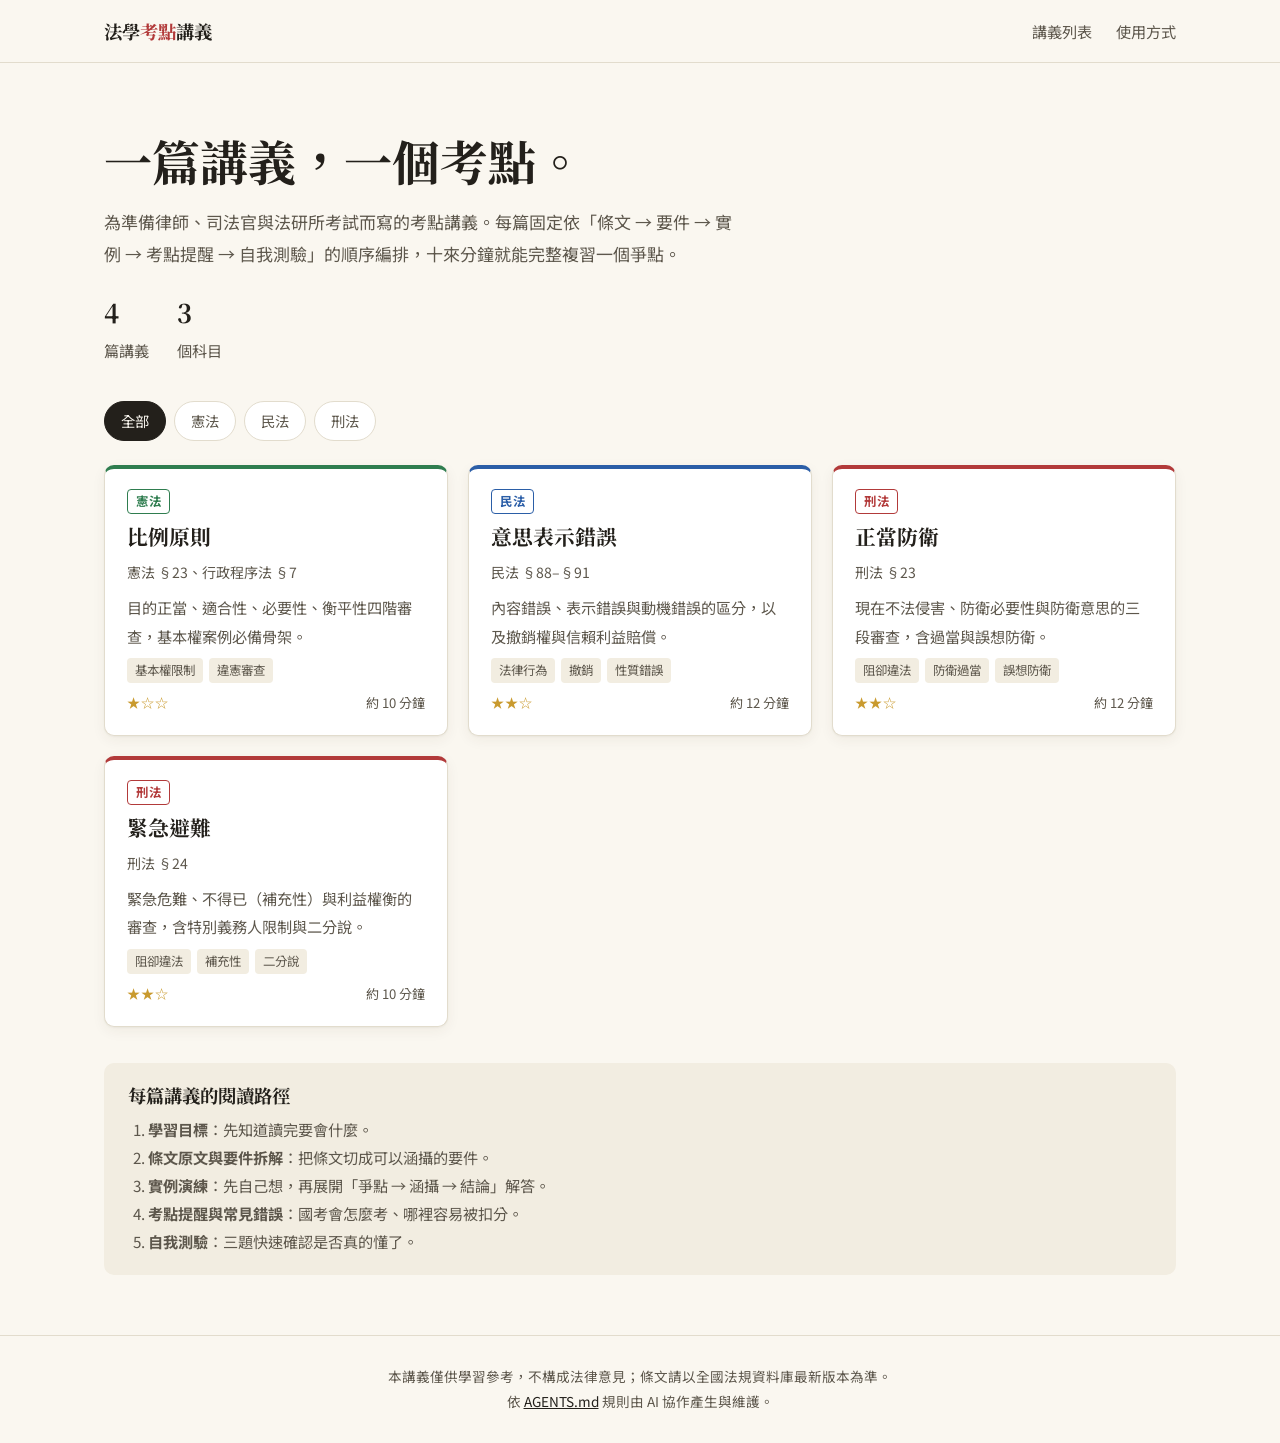
<file: index.html>
<!DOCTYPE html>
<html lang="zh-Hant-TW">
<head>
  <meta charset="UTF-8">
  <meta name="viewport" content="width=device-width, initial-scale=1.0">
  <title>法學考點講義｜國考一篇一考點</title>
  <meta name="description" content="給法律系學生的國考考點講義：條文、要件、實例、考點提醒與自我測驗。">
  <link rel="preconnect" href="https://fonts.googleapis.com">
  <link rel="preconnect" href="https://fonts.gstatic.com" crossorigin>
  <link href="https://fonts.googleapis.com/css2?family=Noto+Sans+TC:wght@400;600;700&family=Noto+Serif+TC:wght@600;700&display=swap" rel="stylesheet">
  <link rel="stylesheet" href="assets/css/style.css">
</head>
<body>
  <header class="site-header">
    <div class="inner">
      <a class="brand" href="index.html">法學<span>考點</span>講義</a>
      <nav>
        <a href="#lessons">講義列表</a>
        <a href="#how">使用方式</a>
      </nav>
    </div>
  </header>

  <main>
    <section class="hero">
      <h1>一篇講義，一個考點。</h1>
      <p>為準備律師、司法官與法研所考試而寫的考點講義。每篇固定依「條文 → 要件 → 實例 → 考點提醒 → 自我測驗」的順序編排，十來分鐘就能完整複習一個爭點。</p>
      <div class="stats">
        <div><b data-count-lessons>0</b>篇講義</div>
        <div><b data-count-subjects>0</b>個科目</div>
      </div>
    </section>

    <div class="filters" data-filters id="lessons"></div>
    <div class="lesson-grid" data-lesson-grid></div>

    <section class="how-to" id="how">
      <div class="box">
        <h2>每篇講義的閱讀路徑</h2>
        <ol>
          <li><b>學習目標</b>：先知道讀完要會什麼。</li>
          <li><b>條文原文與要件拆解</b>：把條文切成可以涵攝的要件。</li>
          <li><b>實例演練</b>：先自己想，再展開「爭點 → 涵攝 → 結論」解答。</li>
          <li><b>考點提醒與常見錯誤</b>：國考會怎麼考、哪裡容易被扣分。</li>
          <li><b>自我測驗</b>：三題快速確認是否真的懂了。</li>
        </ol>
      </div>
    </section>
  </main>

  <footer class="site-footer">
    本講義僅供學習參考，不構成法律意見；條文請以全國法規資料庫最新版本為準。<br>
    依 <a href="AGENTS.md">AGENTS.md</a> 規則由 AI 協作產生與維護。
  </footer>

  <script src="data/lessons.js"></script>
  <script src="assets/js/main.js"></script>
</body>
</html>
</file>
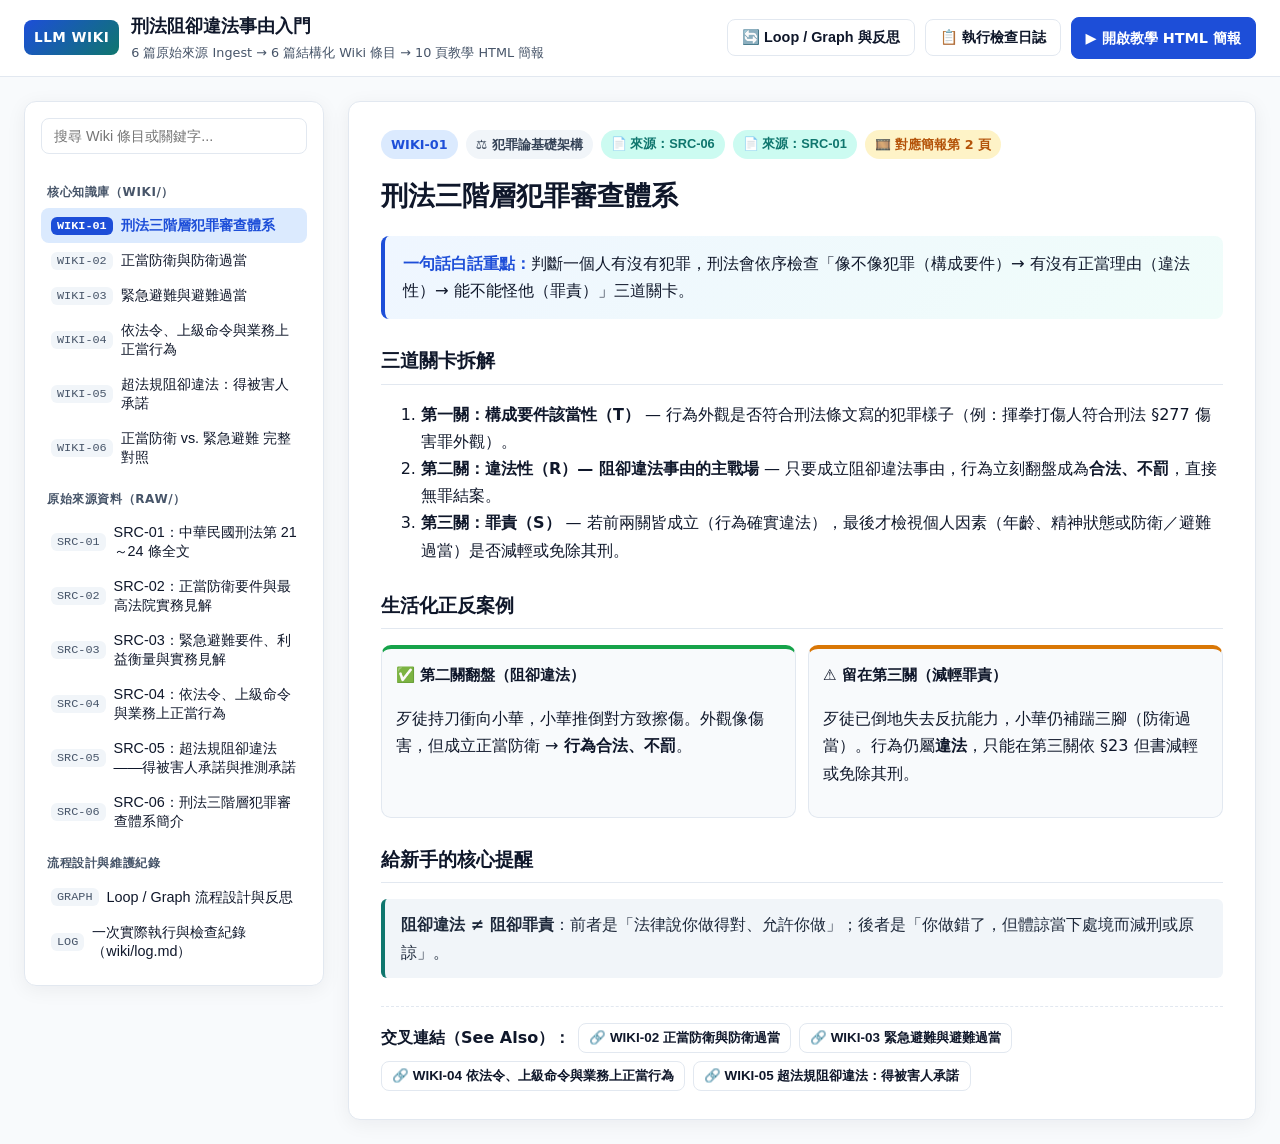
<file: llm-wiki-criminal-law/index.html>
<!DOCTYPE html>
<html lang="zh-Hant">
<head>
  <meta charset="UTF-8" />
  <meta name="viewport" content="width=device-width, initial-scale=1.0" />
  <title>刑法阻卻違法事由入門 — LLM Wiki 知識庫</title>
  <style>
    :root {
      --bg: #f8fafc;
      --surface: #ffffff;
      --surface-alt: #f1f5f9;
      --text: #0f172a;
      --muted: #475569;
      --border: #e2e8f0;
      --primary: #1d4ed8;
      --primary-soft: #dbeafe;
      --accent: #0f766e;
      --accent-soft: #ccfbf1;
      --warn: #b45309;
      --warn-soft: #fef3c7;
      --danger: #b91c1c;
      --danger-soft: #fee2e2;
      --radius: 12px;
      --shadow: 0 4px 20px rgba(15, 23, 42, 0.06);
    }
    * { box-sizing: border-box; }
    body {
      margin: 0;
      font-family: "Noto Sans TC", "Microsoft JhengHei", system-ui, -apple-system, sans-serif;
      background: var(--bg);
      color: var(--text);
      line-height: 1.7;
    }
    header {
      position: sticky;
      top: 0;
      z-index: 20;
      background: rgba(255, 255, 255, 0.94);
      backdrop-filter: blur(8px);
      border-bottom: 1px solid var(--border);
      padding: 12px 24px;
      display: flex;
      align-items: center;
      justify-content: space-between;
      gap: 16px;
      flex-wrap: wrap;
    }
    .brand {
      display: flex;
      align-items: center;
      gap: 12px;
    }
    .brand-badge {
      background: linear-gradient(135deg, #1d4ed8, #0f766e);
      color: #fff;
      font-weight: 700;
      padding: 6px 10px;
      border-radius: 8px;
      font-size: 0.85rem;
      letter-spacing: 0.5px;
    }
    .brand h1 {
      margin: 0;
      font-size: 1.1rem;
    }
    .brand p {
      margin: 0;
      font-size: 0.8rem;
      color: var(--muted);
    }
    .header-actions {
      display: flex;
      align-items: center;
      gap: 10px;
      flex-wrap: wrap;
    }
    .btn {
      display: inline-flex;
      align-items: center;
      gap: 6px;
      text-decoration: none;
      padding: 8px 14px;
      border-radius: 8px;
      font-weight: 600;
      font-size: 0.9rem;
      border: 1px solid var(--border);
      background: var(--surface);
      color: var(--text);
      cursor: pointer;
      transition: all 0.15s ease;
    }
    .btn:hover { background: var(--surface-alt); }
    .btn-primary {
      background: var(--primary);
      color: #fff;
      border-color: var(--primary);
    }
    .btn-primary:hover { background: #1e40af; }
    .layout {
      max-width: 1280px;
      margin: 0 auto;
      display: grid;
      grid-template-columns: 300px 1fr;
      gap: 24px;
      padding: 24px;
    }
    @media (max-width: 900px) {
      .layout { grid-template-columns: 1fr; }
    }
    aside {
      background: var(--surface);
      border: 1px solid var(--border);
      border-radius: var(--radius);
      padding: 16px;
      box-shadow: var(--shadow);
      height: fit-content;
      position: sticky;
      top: 84px;
    }
    .search-box {
      width: 100%;
      padding: 9px 12px;
      border: 1px solid var(--border);
      border-radius: 8px;
      font-size: 0.9rem;
      margin-bottom: 14px;
    }
    .nav-section {
      font-size: 0.75rem;
      font-weight: 700;
      text-transform: uppercase;
      color: var(--muted);
      letter-spacing: 0.6px;
      margin: 14px 0 6px 6px;
    }
    .nav-item {
      display: flex;
      align-items: center;
      gap: 8px;
      width: 100%;
      text-align: left;
      background: transparent;
      border: none;
      padding: 8px 10px;
      border-radius: 8px;
      font-size: 0.9rem;
      color: var(--text);
      cursor: pointer;
      transition: background 0.12s;
    }
    .nav-item:hover { background: var(--surface-alt); }
    .nav-item.active {
      background: var(--primary-soft);
      color: var(--primary);
      font-weight: 700;
    }
    .id-pill {
      font-family: ui-monospace, SFMono-Regular, Menlo, monospace;
      font-size: 0.74rem;
      padding: 2px 6px;
      border-radius: 6px;
      background: var(--surface-alt);
      color: var(--muted);
      flex-shrink: 0;
    }
    .nav-item.active .id-pill {
      background: var(--primary);
      color: #fff;
    }
    main {
      background: var(--surface);
      border: 1px solid var(--border);
      border-radius: var(--radius);
      padding: 28px 32px;
      box-shadow: var(--shadow);
      min-height: 75vh;
    }
    .meta-row {
      display: flex;
      flex-wrap: wrap;
      gap: 8px;
      margin-bottom: 14px;
    }
    .badge {
      display: inline-flex;
      align-items: center;
      gap: 4px;
      font-size: 0.8rem;
      font-weight: 600;
      padding: 4px 10px;
      border-radius: 999px;
      background: var(--primary-soft);
      color: var(--primary);
    }
    .badge.src {
      background: var(--accent-soft);
      color: var(--accent);
      cursor: pointer;
      border: none;
    }
    .badge.slide {
      background: var(--warn-soft);
      color: var(--warn);
      text-decoration: none;
    }
    .tldr {
      background: linear-gradient(135deg, #eff6ff, #f0fdfa);
      border-left: 4px solid var(--primary);
      padding: 14px 18px;
      border-radius: 8px;
      margin: 16px 0 22px;
      font-size: 1.02rem;
    }
    .tldr strong { color: var(--primary); }
    h2 {
      margin-top: 26px;
      padding-bottom: 6px;
      border-bottom: 1px solid var(--border);
      font-size: 1.2rem;
    }
    blockquote {
      margin: 12px 0;
      padding: 12px 16px;
      background: var(--surface-alt);
      border-left: 4px solid var(--accent);
      border-radius: 6px;
      color: #1e293b;
    }
    .case-grid {
      display: grid;
      grid-template-columns: repeat(auto-fit, minmax(240px, 1fr));
      gap: 12px;
      margin: 12px 0;
    }
    .case-card {
      border: 1px solid var(--border);
      border-radius: 10px;
      padding: 14px;
      background: var(--bg);
    }
    .case-card.ok { border-top: 4px solid #16a34a; }
    .case-card.no { border-top: 4px solid #dc2626; }
    .case-card.warn { border-top: 4px solid #d97706; }
    .case-card h4 { margin: 0 0 6px; font-size: 0.95rem; }
    table {
      width: 100%;
      border-collapse: collapse;
      margin: 14px 0;
      font-size: 0.92rem;
    }
    th, td {
      border: 1px solid var(--border);
      padding: 10px 12px;
      text-align: left;
      vertical-align: top;
    }
    th { background: var(--surface-alt); }
    .wiki-link {
      color: var(--primary);
      font-weight: 600;
      text-decoration: underline;
      cursor: pointer;
      background: none;
      border: none;
      padding: 0;
      font-size: inherit;
    }
    .see-also {
      margin-top: 28px;
      padding-top: 16px;
      border-top: 1px dashed var(--border);
      display: flex;
      flex-wrap: wrap;
      gap: 8px;
      align-items: center;
    }
    .flow-box {
      background: #0f172a;
      color: #e2e8f0;
      padding: 18px;
      border-radius: 10px;
      overflow-x: auto;
      font-family: ui-monospace, SFMono-Regular, Menlo, monospace;
      font-size: 0.86rem;
      line-height: 1.55;
    }
    .log-item {
      border-left: 3px solid var(--primary);
      padding: 8px 14px;
      margin: 12px 0;
      background: var(--bg);
      border-radius: 0 8px 8px 0;
    }
    .log-item.fix { border-left-color: var(--warn); background: #fffbeb; }
  </style>
</head>
<body>
  <header>
    <div class="brand">
      <span class="brand-badge">LLM WIKI</span>
      <div>
        <h1>刑法阻卻違法事由入門</h1>
        <p>6 篇原始來源 Ingest → 6 篇結構化 Wiki 條目 → 10 頁教學 HTML 簡報</p>
      </div>
    </div>
    <div class="header-actions">
      <button class="btn" onclick="openDoc('GRAPH')">🔄 Loop / Graph 與反思</button>
      <button class="btn" onclick="openDoc('LOG')">📋 執行檢查日誌</button>
      <a class="btn btn-primary" href="slides.html">▶ 開啟教學 HTML 簡報</a>
    </div>
  </header>

  <div class="layout">
    <aside>
      <input id="searchInput" class="search-box" type="text" placeholder="搜尋 Wiki 條目或關鍵字..." oninput="filterNav()" />
      <div class="nav-section">核心知識庫（wiki/）</div>
      <div id="wikiNav"></div>
      <div class="nav-section">原始來源資料（raw/）</div>
      <div id="rawNav"></div>
      <div class="nav-section">流程設計與維護紀錄</div>
      <div id="metaNav"></div>
    </aside>

    <main id="contentArea"></main>
  </div>

  <script>
    const DOCS = {
      "WIKI-01": {
        group: "wiki",
        title: "刑法三階層犯罪審查體系",
        law: "犯罪論基礎架構",
        sources: ["SRC-06", "SRC-01"],
        slides: [2],
        tldr: "判斷一個人有沒有犯罪，刑法會依序檢查「像不像犯罪（構成要件）→ 有沒有正當理由（違法性）→ 能不能怪他（罪責）」三道關卡。",
        body: `
          <h2>三道關卡拆解</h2>
          <ol>
            <li><strong>第一關：構成要件該當性（T）</strong> — 行為外觀是否符合刑法條文寫的犯罪樣子（例：揮拳打傷人符合刑法 §277 傷害罪外觀）。</li>
            <li><strong>第二關：違法性（R）— 阻卻違法事由的主戰場</strong> — 只要成立阻卻違法事由，行為立刻翻盤成為<strong>合法、不罰</strong>，直接無罪結案。</li>
            <li><strong>第三關：罪責（S）</strong> — 若前兩關皆成立（行為確實違法），最後才檢視個人因素（年齡、精神狀態或防衛／避難過當）是否減輕或免除其刑。</li>
          </ol>
          <h2>生活化正反案例</h2>
          <div class="case-grid">
            <div class="case-card ok">
              <h4>✅ 第二關翻盤（阻卻違法）</h4>
              <p>歹徒持刀衝向小華，小華推倒對方致擦傷。外觀像傷害，但成立正當防衛 → <strong>行為合法、不罰</strong>。</p>
            </div>
            <div class="case-card warn">
              <h4>⚠️ 留在第三關（減輕罪責）</h4>
              <p>歹徒已倒地失去反抗能力，小華仍補踹三腳（防衛過當）。行為仍屬<strong>違法</strong>，只能在第三關依 §23 但書減輕或免除其刑。</p>
            </div>
          </div>
          <h2>給新手的核心提醒</h2>
          <blockquote><strong>阻卻違法 ≠ 阻卻罪責</strong>：前者是「法律說你做得對、允許你做」；後者是「你做錯了，但體諒當下處境而減刑或原諒」。</blockquote>
        `,
        seeAlso: ["WIKI-02", "WIKI-03", "WIKI-04", "WIKI-05"]
      },
      "WIKI-02": {
        group: "wiki",
        title: "正當防衛與防衛過當",
        law: "刑法第 23 條",
        sources: ["SRC-01", "SRC-02"],
        slides: [3, 6],
        tldr: "面對「正在發生」的不法攻擊，出於保護自己或他人而反擊，屬於「正對不正」，法律允許且不罰。",
        body: `
          <h2>條文原文</h2>
          <blockquote>刑法第 23 條：「對於現在不法之侵害，而出於防衛自己或他人權利之行為，不罰。但防衛行為過當者，得減輕或免除其刑。」</blockquote>
          <h2>成立要件拆解</h2>
          <ul>
            <li><strong>現在不法侵害</strong>：侵害必須「迫在眉睫」或「正在進行」。還沒發生（先下手為強）或已結束（事後報復）都不算。</li>
            <li><strong>防衛必要性</strong>：足以有效終結侵害，且在同樣有效手段中選擇損害較小者。依<strong>最高法院 108 台上 62、112 台上 537 判決</strong>，正當防衛是「正對不正」，<strong>不以「不得已（唯一手段）」為必要</strong>。</li>
            <li><strong>防衛意思</strong>：主觀上出於保護權利之意思，而非報復或互毆。</li>
          </ul>
          <h2>生活化正反案例</h2>
          <div class="case-grid">
            <div class="case-card ok">
              <h4>✅ 成立正當防衛</h4>
              <p>深夜遭歹徒持棍揮打，順手拿雨傘格擋並推倒歹徒後逃離 → 合法、不罰。</p>
            </div>
            <div class="case-card no">
              <h4>❌ 互毆不成立</h4>
              <p>雙方口角約好「來單挑」互毆掛彩 → 雙方皆具傷害故意、缺防衛意思，均不可主張正當防衛。</p>
            </div>
            <div class="case-card warn">
              <h4>⚠️ 防衛過當（仍違法）</h4>
              <p>小偷已丟棄武器求饒，屋主仍持續猛打致重傷 → 超過必要程度，違法但得減輕或免除其刑。</p>
            </div>
          </div>
          <h2>常見誤區（挑唆防衛）</h2>
          <p>若故意激怒對方引誘攻擊再藉機傷人（意圖式挑唆），屬權利濫用，實務完全否定正當防衛；非意圖挑唆亦須限縮手段、優先迴避。</p>
        `,
        seeAlso: ["WIKI-01", "WIKI-03", "WIKI-06"]
      },
      "WIKI-03": {
        group: "wiki",
        title: "緊急避難與避難過當",
        law: "刑法第 24 條",
        sources: ["SRC-01", "SRC-03"],
        slides: [4, 6],
        tldr: "遇到突發危難時，在「別無他法」的前提下，犧牲較小的無辜法益去救較大的法益，法律例外不罰。",
        body: `
          <h2>條文原文</h2>
          <blockquote>刑法第 24 條：「因避免自己或他人生命、身體、自由、財產之緊急危難而出於不得已之行為，不罰。但避難行為過當者，得減輕或免除其刑。前項關於避免自己危難之規定，於公務上或業務上有特別義務者，不適用之。」</blockquote>
          <h2>成立要件拆解（正對正，審查最嚴格）</h2>
          <ul>
            <li><strong>緊急危難</strong>：限於<strong>生命、身體、自由、財產</strong>四種法益，危難來源不限於人（火災、地震、野狗、突發疾病皆可）。</li>
            <li><strong>出於不得已（補充性原則）</strong>：真的是「最後一招」，沒有報警、求助、其他逃生路徑等無害選項。</li>
            <li><strong>利益衡量（優越利益原則）</strong>：保全的利益必須<strong>顯然大於</strong>犧牲的利益（例如：生命 &gt; 財產）。</li>
            <li><strong>避難意思</strong>：主觀上出於避險意圖。</li>
          </ul>
          <h2>生活化正反案例</h2>
          <div class="case-grid">
            <div class="case-card ok">
              <h4>✅ 成立緊急避難</h4>
              <p>大樓火災濃煙密布，無路可逃下打破鄰居陽台玻璃逃生 → 保全生命 &gt; 毀損財產，不罰。</p>
            </div>
            <div class="case-card no">
              <h4>❌ 經濟困難偷超商</h4>
              <p>失業肚子餓去超商偷便當 → 非瞬間生命危難，且有社福管道，不符「不得已」，仍構成竊盜罪。</p>
            </div>
            <div class="case-card no">
              <h4>❌ 生命換生命</h4>
              <p>船難時搶走無辜乘客的救生衣致對方溺斃 → 生命價值相等，無優越利益，不得阻卻違法。</p>
            </div>
          </div>
          <h2>特別義務限制（§24Ⅱ）與實務見解</h2>
          <p>消防員、警察等負有特別義務者，面對職務內危難不得為「避免自己危難」主張緊急避難。<strong>最高法院 109 台上 5037 判決</strong>亦明揭：避難過當屬罪責層次之減免事由。</p>
        `,
        seeAlso: ["WIKI-01", "WIKI-02", "WIKI-06"]
      },
      "WIKI-04": {
        group: "wiki",
        title: "依法令、上級命令與業務上正當行為",
        law: "刑法第 21、22 條",
        sources: ["SRC-01", "SRC-04"],
        slides: [5],
        tldr: "其他法律允許你做的事、合法職務命令，或在正當專業規範內執行的業務，刑法不會矛盾地處罰你。",
        body: `
          <h2>三大類型與實例</h2>
          <table>
            <thead>
              <tr><th>類型與法條</th><th>核心原理與要件</th><th>生活化例子</th></tr>
            </thead>
            <tbody>
              <tr>
                <td><strong>依法令之行為</strong><br/>（刑法 §21Ⅰ）</td>
                <td>維護「法秩序一致性」，他法既已授權，刑法不罰。</td>
                <td>民眾依刑事訴訟法 §88 逮捕現行犯；警察持票搜索民宅。</td>
              </tr>
              <tr>
                <td><strong>依上級公務員命令</strong><br/>（刑法 §21Ⅱ）</td>
                <td>職務範圍內且<strong>非明知</strong>命令違法。<br/>⚠️ 但書：<strong>明知違法仍照辦，照樣要罰！</strong></td>
                <td>基層公務員執行形式合法之行政處分（非明知違法）。</td>
              </tr>
              <tr>
                <td><strong>業務上正當行為</strong><br/>（刑法 §22）</td>
                <td>從事正當業務且遵守專業規則與社會相當性。</td>
                <td>醫師依醫療常規開刀救人；拳擊手在比賽規則內擊倒對手。</td>
              </tr>
            </tbody>
          </table>
          <div class="case-grid">
            <div class="case-card no">
              <h4>❌ 越界反例</h4>
              <p>拳擊比賽裁判已喊停，選手仍惡意重擊對手頭部 → 超出業務正當範圍，構成傷害罪。</p>
            </div>
          </div>
        `,
        seeAlso: ["WIKI-01", "WIKI-05"]
      },
      "WIKI-05": {
        group: "wiki",
        title: "超法規阻卻違法：得被害人承諾",
        law: "超法規阻卻違法事由",
        sources: ["SRC-05"],
        slides: [5],
        tldr: "只要是對方有權自己放棄的個人利益，而且事前真心同意讓你做，原則上就不違法。",
        body: `
          <h2>四大成立要件</h2>
          <ol>
            <li><strong>可處分的個人法益</strong>：✅ 財產、輕微身體（剪髮、刺青）；❌ 國家／社會法益、<strong>生命權</strong>（刑法 §275 即使對方拜託你殺他仍構成犯罪）。</li>
            <li><strong>真摯且無瑕疵</strong>：非受騙（詐欺）或被逼（脅迫）所為。</li>
            <li><strong>事前或行為時存在</strong>：事後才說「算了」不能讓原本違法的行為回溯變合法。</li>
            <li><strong>行為人主觀認知且未越界</strong>：知道對方同意並照範圍執行。</li>
          </ol>
          <h2>延伸：推測承諾</h2>
          <p>被害人昏迷無法表態（例：車禍重傷），但客觀上可合理推測若清醒必會同意且符合其利益（如剪破名牌外套進行電擊急救），可依「推測承諾」阻卻違法。</p>
          <div class="case-grid">
            <div class="case-card ok">
              <h4>✅ 成立正例</h4>
              <p>朋友搬家前請你拿鐵鎚幫他砸爛不要的舊衣櫃 → 財產權可處分 + 事前真摯同意 → 不構成毀損罪。</p>
            </div>
            <div class="case-card no">
              <h4>❌ 不成立反例</h4>
              <p>趁朋友熟睡偷偷剪短他頭髮，醒來後他沒生氣 → 行為當時欠缺承諾，不成立得被害人承諾。</p>
            </div>
          </div>
        `,
        seeAlso: ["WIKI-01", "WIKI-04"]
      },
      "WIKI-06": {
        group: "wiki",
        title: "正當防衛 vs. 緊急避難 完整對照",
        law: "刑法 §23 vs. §24",
        sources: ["SRC-01", "SRC-02", "SRC-03"],
        slides: [6],
        tldr: "正當防衛是「正對不正」（反擊壞人，不用先逃）；緊急避難是「正對正」（波及無辜，必須別無他法且救大犧牲小）。",
        body: `
          <h2>核心差異對照表</h2>
          <table>
            <thead>
              <tr><th>比較項目</th><th>正當防衛（§23）</th><th>緊急避難（§24）</th></tr>
            </thead>
            <tbody>
              <tr><td><strong>本質衝突</strong></td><td><strong>正對不正</strong>（反擊不法攻擊者）</td><td><strong>正對正</strong>（波及無辜第三人）</td></tr>
              <tr><td><strong>危難來源</strong></td><td>限於人類的現在不法侵害</td><td>不限人類（火災、地震、野狗、急病皆可）</td></tr>
              <tr><td><strong>保護法益</strong></td><td>自己或他人之一切權利</td><td>限生命、身體、自由、財產</td></tr>
              <tr><td><strong>須「不得已」？</strong></td><td><strong>否</strong>（最高法院 108 台上 62）</td><td><strong>是</strong>（補充性：真的沒別招了）</td></tr>
              <tr><td><strong>利益衡量？</strong></td><td>原則不嚴格比大小（禁權利濫用）</td><td><strong>嚴格要求</strong>保全利益顯然大於犧牲利益</td></tr>
              <tr><td><strong>特別義務排除</strong></td><td>無</td><td>消防員／警察等不得避己危難（§24Ⅱ）</td></tr>
              <tr><td><strong>過當效果</strong></td><td>仍違法，罪責層次得減免其刑</td><td>仍違法，罪責層次得減免其刑</td></tr>
            </tbody>
          </table>
          <h2>新手 2 步驟快速判別法</h2>
          <ol>
            <li><strong>看你傷到誰？</strong> 只反擊攻擊你的壞人 → 想 <strong>正當防衛</strong>；波及無辜路人或鄰居財物 → 想 <strong>緊急避難</strong>。</li>
            <li><strong>若是緊急避難，再問兩句</strong>：「真的沒別招了嗎？」＋「救回來的明顯比弄壞的貴重嗎？」</li>
          </ol>
        `,
        seeAlso: ["WIKI-02", "WIKI-03"]
      },
      "SRC-01": {
        group: "raw",
        title: "SRC-01：中華民國刑法第 21～24 條全文",
        law: "法務部全國法規資料庫",
        sources: [],
        slides: [3, 4, 5],
        tldr: "法定阻卻違法事由之原始條文基準，所有 Wiki 條目與簡報條號皆以此為核對標準。",
        body: `
          <h2>條文原文</h2>
          <blockquote><strong>第 21 條</strong>：依法令之行為，不罰。依所屬上級公務員命令之職務上行為，不罰。但明知命令違法者，不在此限。</blockquote>
          <blockquote><strong>第 22 條</strong>：業務上之正當行為，不罰。</blockquote>
          <blockquote><strong>第 23 條</strong>：對於現在不法之侵害，而出於防衛自己或他人權利之行為，不罰。但防衛行為過當者，得減輕或免除其刑。</blockquote>
          <blockquote><strong>第 24 條</strong>：因避免自己或他人生命、身體、自由、財產之緊急危難而出於不得已之行為，不罰。但避難行為過當者，得減輕或免除其刑。前項關於避免自己危難之規定，於公務上或業務上有特別義務者，不適用之。</blockquote>
        `,
        seeAlso: ["WIKI-01", "WIKI-02", "WIKI-03", "WIKI-04"]
      },
      "SRC-02": {
        group: "raw",
        title: "SRC-02：正當防衛要件與最高法院實務見解",
        law: "最高法院 108 台上 62 / 112 台上 537",
        sources: [],
        slides: [3, 6],
        tldr: "彙整最高法院對現在不法侵害、防衛必要性（不以不得已為必要）、互毆排除與挑唆防衛之實務見解。",
        body: `
          <ul>
            <li><strong>最高法院 108 台上 62、112 台上 537 判決</strong>：正當防衛本質為正對不正，不以「不得已（唯一手段）」為必要，只要有效終結侵害且未權利濫用即具必要性。</li>
            <li><strong>互毆排除</strong>：雙方具傷害故意互為攻擊，欠缺防衛意思，均不得主張正當防衛。</li>
            <li><strong>挑唆防衛</strong>：意圖式挑唆完全否定防衛權；非意圖挑唆應限縮手段並優先迴避。</li>
            <li><strong>防衛過當</strong>：行為仍屬違法，屬第三關減輕／免除罪責事由，須站在當下處境判斷。</li>
          </ul>
        `,
        seeAlso: ["WIKI-02", "WIKI-06"]
      },
      "SRC-03": {
        group: "raw",
        title: "SRC-03：緊急避難要件、利益衡量與實務見解",
        law: "最高法院 109 台上 5037",
        sources: [],
        slides: [4, 6],
        tldr: "整理刑法第 24 條補充性（不得已）、優越利益衡量、特別義務者例外與常見實務誤區。",
        body: `
          <ul>
            <li><strong>正對正本質</strong>：常波及無辜第三人，故須嚴格審查緊急危難、不得已（補充性）與優越利益衡量。</li>
            <li><strong>最高法院 109 台上 5037 判決</strong>：第 24 條第 1 項前段為阻卻違法事由，後段過當為寬恕或減輕罪責事由。</li>
            <li><strong>常見誤區</strong>：經濟困難偷竊食物不符合「不得已」（尚有社福救助管道）；消防員、警察於職務上危難受 §24Ⅱ 限制。</li>
          </ul>
        `,
        seeAlso: ["WIKI-03", "WIKI-06"]
      },
      "SRC-04": {
        group: "raw",
        title: "SRC-04：依法令、上級命令與業務上正當行為",
        law: "刑法第 21、22 條實務類型",
        sources: [],
        slides: [5],
        tldr: "彙整現行犯逮捕、警察搜索、上級違法命令紅線、醫療手術與正規運動比賽等典型案例。",
        body: `
          <ul>
            <li>依法令：刑事訴訟法第 88 條現行犯逮捕、搜索扣押、合理管教。</li>
            <li>上級命令：須非明知違法；若明知違法仍照辦不得免責。</li>
            <li>業務正當行為：醫師開刀救治、拳擊手規則內出拳；逾越規則即違法。</li>
          </ul>
        `,
        seeAlso: ["WIKI-04"]
      },
      "SRC-05": {
        group: "raw",
        title: "SRC-05：超法規阻卻違法——得被害人承諾與推測承諾",
        law: "刑法總則通說與實務",
        sources: [],
        slides: [5],
        tldr: "說明可處分法益範圍（排除生命權與國家社會法益）、真摯事前承諾要件及昏迷急救之推測承諾。",
        body: `
          <ul>
            <li>可承諾：財產權、輕微身體法益（剪髮、刺青）。不可承諾：生命權（刑法 §275）、國家／社會法益。</li>
            <li>要件：真摯無瑕疵、事前或行為時存在、行為人主觀認知且未越界。</li>
            <li>推測承諾：昏迷急救等無法表態情境，客觀上符合被害人利益且可推測會同意。</li>
          </ul>
        `,
        seeAlso: ["WIKI-05"]
      },
      "SRC-06": {
        group: "raw",
        title: "SRC-06：刑法三階層犯罪審查體系簡介",
        law: "台灣刑法犯罪論通說",
        sources: [],
        slides: [2],
        tldr: "建立構成要件（T）→ 違法性（R）→ 罪責（S）的教學地圖，協助新手區分阻卻違法與阻卻罪責。",
        body: `
          <p>三道關卡依序審查：第一關看外觀是否合於法條（構成要件該當性），第二關看有無合法正當理由（違法性／阻卻違法事由），第三關看行為人個人是否值得苛責（罪責）。</p>
        `,
        seeAlso: ["WIKI-01"]
      },
      "GRAPH": {
        group: "meta",
        title: "Loop / Graph 流程設計與反思",
        law: "作業步驟三 & 步驟四",
        sources: [],
        slides: [10],
        tldr: "透過「雙迴圈（Ingest 迴圈 + 簡報生成迴圈）」與三道前置檢查閘門（Check A / B / C），確保法條正確、知識無矛盾且新手看得懂。",
        body: `
          <h2>流程圖（Loop / Graph）</h2>
          <pre class="flow-box">[1. 先討論確立 SCHEMA.md]
        │
        ▼
┌──────────────────────────────────────────────────────────┐
│ Loop 1：知識庫建構迴圈（針對 SRC-01 ~ SRC-06 逐篇執行）      │
│  [2. 取得原始資料 raw/] ─► [3. Ingest 編譯至 wiki/]        │
│            ▲                        │                    │
│            │ (條號/判決有誤退回重寫)   ▼                    │
│            └──────── [Check A：單篇來源核對]               │
└──────────────────────────────────────────────────────────┘
        │ (6 篇全數通過)
        ▼
[Check B：全庫一致性 Lint] ──(發現矛盾/孤兒條目)──► 退回修正 wiki/
        │ (PASS)
        ▼
┌──────────────────────────────────────────────────────────┐
│ Loop 2：教學簡報生成迴圈                                    │
│  [4. 查詢 Wiki 規劃教學大綱] ─► [5. 產出 slides.html]       │
│            ▲                             │               │
│            │ (無對應 ID 或術語過深退回修正)  ▼               │
│            └─────── [Check C：對應性與新手可讀性檢查]       │
└──────────────────────────────────────────────────────────┘
        │ (PASS)
        ▼
[6. 寫入 wiki/log.md 並輸出完整成品]</pre>
          <h2>反思：哪個節點最常出錯？如何提前檢查？</h2>
          <ul>
            <li><strong>最常出錯的節點</strong>：<code>[3. Ingest 編譯至 wiki/]</code> 與 <code>[5. 產出簡報]</code>。法律概念容易出現兩類錯誤：(1) 階層混淆（把防衛／避難過當誤歸類為阻卻違法而非第三關罪責減免）；(2) 術語堆砌（直接照搬「補充性原則」「衡平性原則」導致新手看不懂）。</li>
            <li><strong>把檢查往前移到哪裡？</strong>：原本只在最後人工看簡報才發現問題，修改 workflow 後，將「三階層歸屬查核」與「條號／判決核對」前移至 <strong>Check A（Ingest 後立即驗證）</strong> 與 <strong>Check B（全庫 Lint）</strong>，避免錯誤寫進 Wiki 後被簡報放大傳播。</li>
            <li><strong>Workflow 修改成果</strong>：在 <code>SCHEMA.md</code> 強制規定每個條目必須先產出「一句話白話定義」與「正反生活案例」，讓簡報階段可直接取用白話素材，大幅降低 Check C 的重工次數。</li>
          </ul>
        `,
        seeAlso: ["LOG", "WIKI-01", "WIKI-06"]
      },
      "LOG": {
        group: "meta",
        title: "一次實際執行與檢查紀錄（wiki/log.md）",
        law: "Audit & Lint Log",
        sources: [],
        slides: [10],
        tldr: "完整紀錄從 Schema 討論、6 篇資料 Ingest、Lint 攔截修正到簡報可讀性優化的真實歷程。",
        body: `
          <div class="log-item">
            <strong>[Run 01] Schema 確立（先討論、後生成）</strong><br/>
            確認主題為「刑法阻卻違法事由入門」、目標讀者為無法律背景新手，確立 <code>SRC-XX</code> → <code>WIKI-XX</code> → <code>Slide</code> 三層追溯規範。
          </div>
          <div class="log-item">
            <strong>[Run 02] 6 篇原始資料逐篇 Ingest（PASS）</strong><br/>
            透過網路查證法務部條文與最高法院判決（108 台上 62、112 台上 537、109 台上 5037），完成 <code>SRC-01</code>～<code>SRC-06</code> 並編譯為 <code>WIKI-01</code>～<code>WIKI-06</code>。
          </div>
          <div class="log-item fix">
            <strong>[Run 03 / FIX-01] Check B 一致性 Lint 攔截修正</strong><br/>
            <strong>發現問題</strong>：初稿曾將「防衛過當」誤歸於第二關阻卻違法，與 <code>SRC-01/02/03</code> 矛盾。<br/>
            <strong>修正行動</strong>：於 <code>WIKI-01</code>、<code>WIKI-02</code>、<code>WIKI-03</code>、<code>WIKI-06</code> 全面統一改為「行為仍屬違法，屬第三關罪責層次之減輕／免除事由」。
          </div>
          <div class="log-item fix">
            <strong>[Run 04 / FIX-02] Check C 簡報對應與新手可讀性修正</strong><br/>
            <strong>發現問題</strong>：第 6 頁對照表初版法律術語過多（「補充性」「衡平性」），新手不易一眼理解。<br/>
            <strong>修正行動</strong>：補上白話翻譯（「真的沒別招了」「救大的、犧牲小的」）、一句話口訣與 2 步驟判別法，並替每頁加上可點擊回跳的 <code>WIKI-XX</code> 來源徽章。
          </div>
        `,
        seeAlso: ["GRAPH", "WIKI-01"]
      }
    };

    function renderNav(filter = "") {
      const q = filter.trim().toLowerCase();
      const containers = { wiki: document.getElementById("wikiNav"), raw: document.getElementById("rawNav"), meta: document.getElementById("metaNav") };
      Object.values(containers).forEach(el => el.innerHTML = "");
      Object.entries(DOCS).forEach(([id, doc]) => {
        const hay = (id + " " + doc.title + " " + doc.tldr + " " + doc.law).toLowerCase();
        if (q && !hay.includes(q)) return;
        const btn = document.createElement("button");
        btn.className = "nav-item" + (window.currentDocId === id ? " active" : "");
        btn.innerHTML = `<span class="id-pill">${id}</span><span>${doc.title}</span>`;
        btn.onclick = () => openDoc(id);
        containers[doc.group].appendChild(btn);
      });
    }

    function openDoc(id) {
      const doc = DOCS[id] || DOCS["WIKI-01"];
      window.currentDocId = DOCS[id] ? id : "WIKI-01";
      history.replaceState(null, "", "#" + window.currentDocId);
      renderNav(document.getElementById("searchInput").value);

      const srcBadges = (doc.sources || []).map(s => `<button class="badge src" onclick="openDoc('${s}')">📄 來源：${s}</button>`).join("");
      const slideBadges = (doc.slides || []).map(p => `<a class="badge slide" href="slides.html#slide-${p}">🎞️ 對應簡報第 ${p} 頁</a>`).join("");
      const seeAlsoLinks = (doc.seeAlso || []).map(t => `<button class="btn" style="padding:5px 10px;font-size:0.84rem" onclick="openDoc('${t}')">🔗 ${t} ${DOCS[t]?.title || ""}</button>`).join("");

      document.getElementById("contentArea").innerHTML = `
        <div class="meta-row">
          <span class="badge">${window.currentDocId}</span>
          <span class="badge" style="background:#f1f5f9;color:#334155;">⚖️ ${doc.law}</span>
          ${srcBadges}
          ${slideBadges}
        </div>
        <h1 style="margin:0 0 8px;font-size:1.7rem;">${doc.title}</h1>
        <div class="tldr"><strong>一句話白話重點：</strong>${doc.tldr}</div>
        ${doc.body}
        ${seeAlsoLinks ? `<div class="see-also"><strong>交叉連結（See Also）：</strong>${seeAlsoLinks}</div>` : ""}
      `;
      window.scrollTo({ top: 0, behavior: "smooth" });
    }

    function filterNav() {
      renderNav(document.getElementById("searchInput").value);
    }

    const initialHash = location.hash.replace("#", "");
    openDoc(DOCS[initialHash] ? initialHash : "WIKI-01");
  </script>
</body>
</html>
</file>
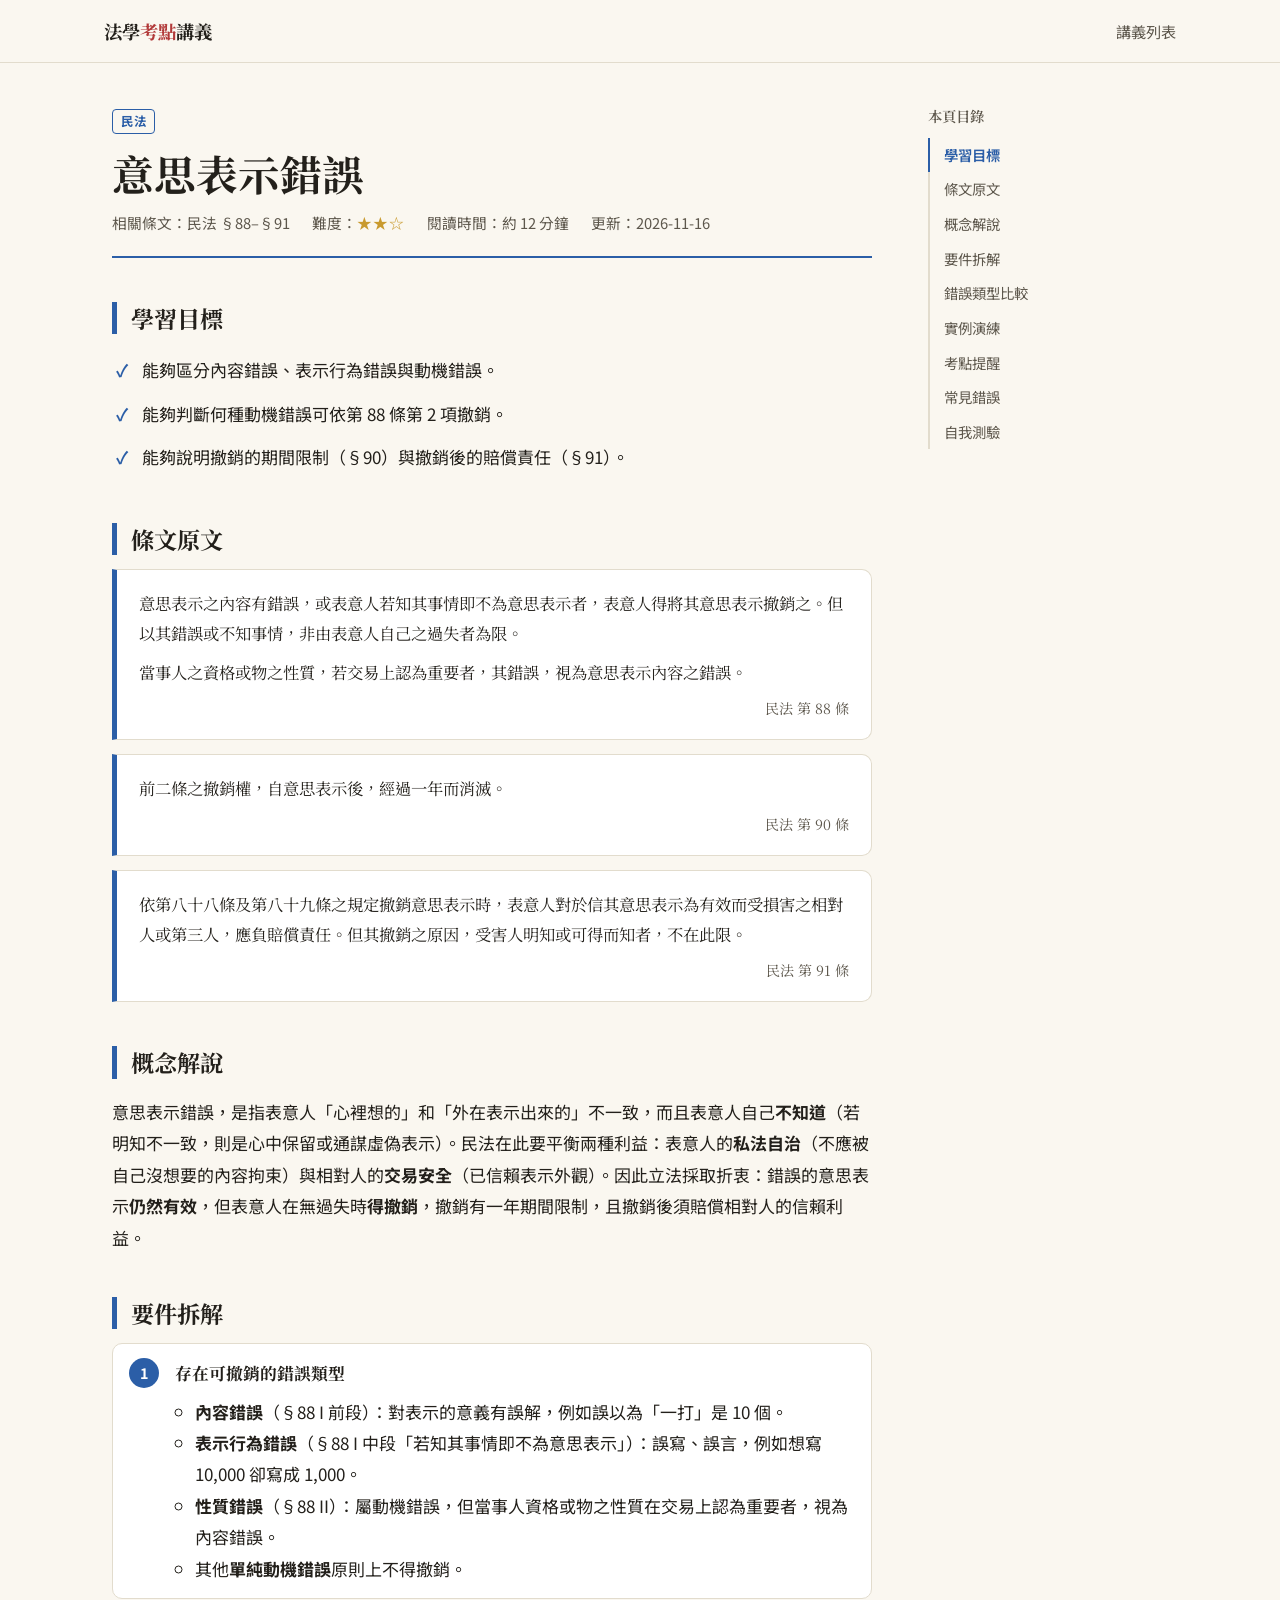
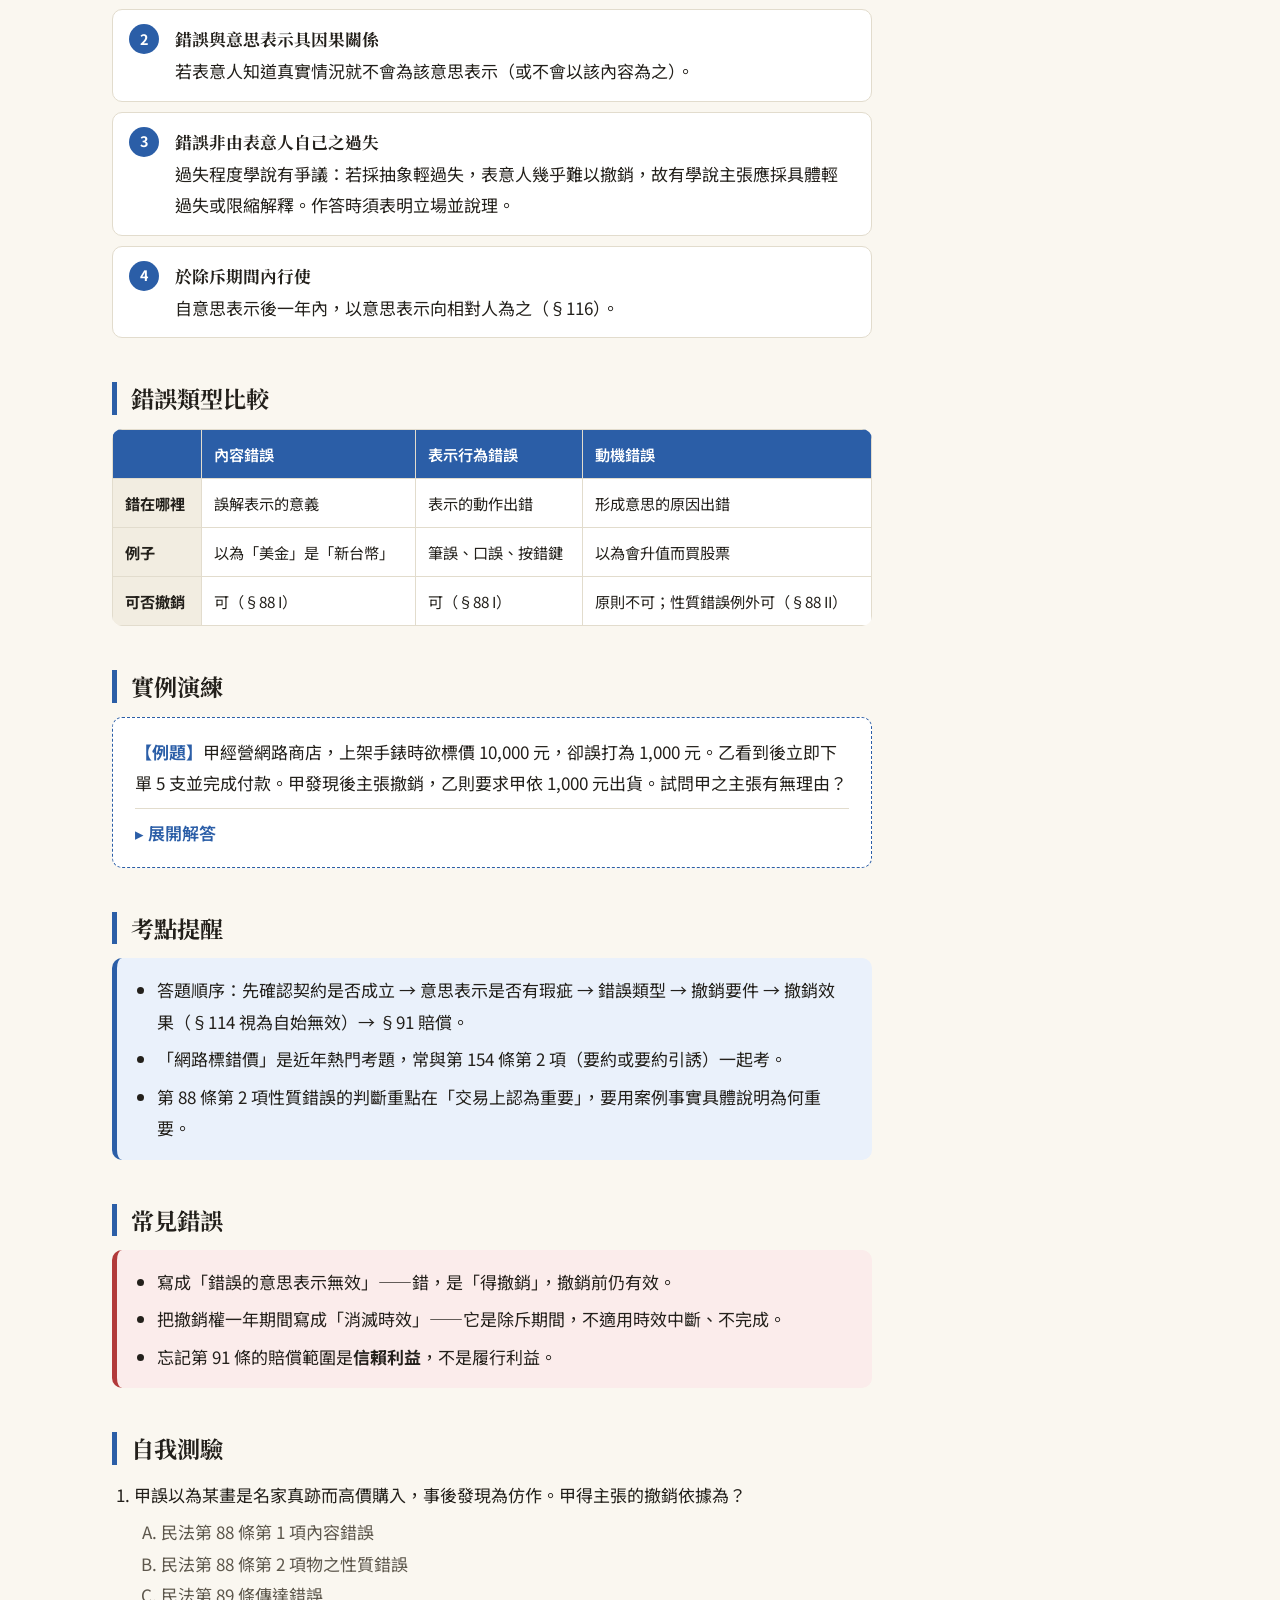
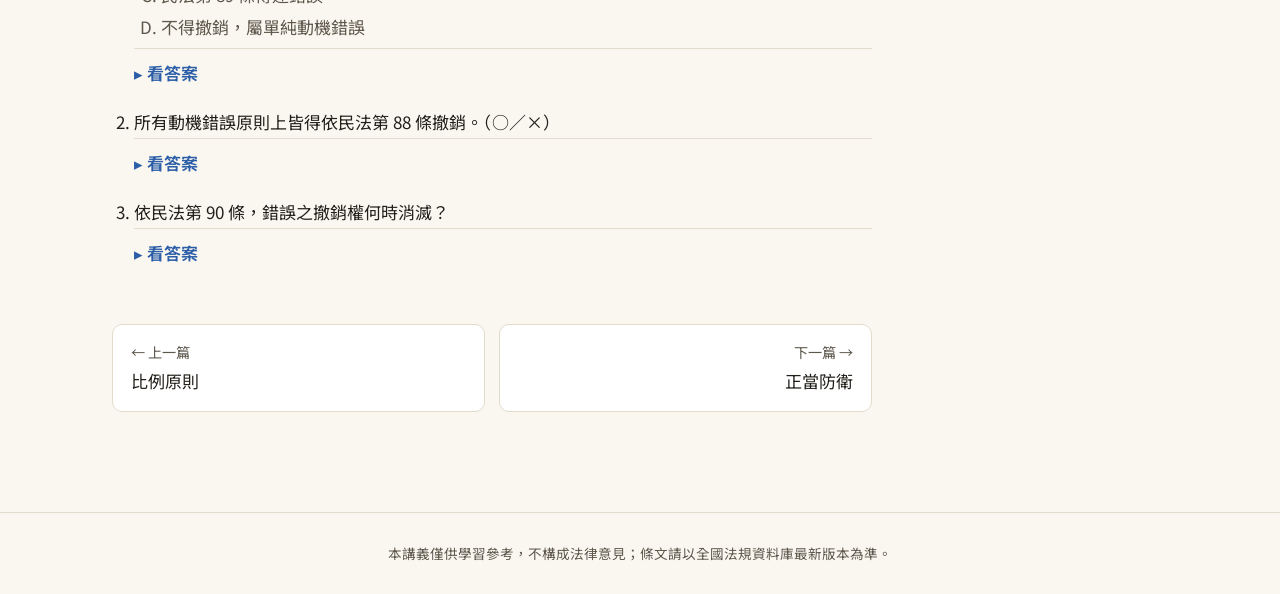
<file: lessons/civil-001-mistake.html>
<!DOCTYPE html>
<html lang="zh-Hant-TW">
<head>
  <meta charset="UTF-8">
  <meta name="viewport" content="width=device-width, initial-scale=1.0">
  <title>意思表示錯誤｜法學考點講義</title>
  <meta name="description" content="內容錯誤、表示錯誤與動機錯誤的區分，以及撤銷權與信賴利益賠償。">
  <link rel="preconnect" href="https://fonts.googleapis.com">
  <link rel="preconnect" href="https://fonts.gstatic.com" crossorigin>
  <link href="https://fonts.googleapis.com/css2?family=Noto+Sans+TC:wght@400;600;700&family=Noto+Serif+TC:wght@600;700&display=swap" rel="stylesheet">
  <link rel="stylesheet" href="../assets/css/style.css">
</head>
<body data-lesson-id="civil-001" data-subject="civil">
  <header class="site-header">
    <div class="inner">
      <a class="brand" href="../index.html">法學<span>考點</span>講義</a>
      <nav><a href="../index.html#lessons">講義列表</a></nav>
    </div>
    <div class="progress"></div>
  </header>

  <div class="lesson-layout">
    <article class="lesson">
      <header class="lesson-header">
        <span class="badge">民法</span>
        <h1>意思表示錯誤</h1>
        <div class="meta">
          <span>相關條文：民法 §88–§91</span>
          <span>難度：<span class="stars">★★☆</span></span>
          <span>閱讀時間：約 12 分鐘</span>
          <span>更新：2026-11-16</span>
        </div>
      </header>

      <section id="goals" class="goals">
        <h2>學習目標</h2>
        <ul>
          <li>能夠區分內容錯誤、表示行為錯誤與動機錯誤。</li>
          <li>能夠判斷何種動機錯誤可依第 88 條第 2 項撤銷。</li>
          <li>能夠說明撤銷的期間限制（§90）與撤銷後的賠償責任（§91）。</li>
        </ul>
      </section>

      <section id="statute">
        <h2>條文原文</h2>
        <blockquote class="statute">
          <p>意思表示之內容有錯誤，或表意人若知其事情即不為意思表示者，表意人得將其意思表示撤銷之。但以其錯誤或不知事情，非由表意人自己之過失者為限。</p>
          <p>當事人之資格或物之性質，若交易上認為重要者，其錯誤，視為意思表示內容之錯誤。</p>
          <cite>民法 第 88 條</cite>
        </blockquote>
        <blockquote class="statute">
          <p>前二條之撤銷權，自意思表示後，經過一年而消滅。</p>
          <cite>民法 第 90 條</cite>
        </blockquote>
        <blockquote class="statute">
          <p>依第八十八條及第八十九條之規定撤銷意思表示時，表意人對於信其意思表示為有效而受損害之相對人或第三人，應負賠償責任。但其撤銷之原因，受害人明知或可得而知者，不在此限。</p>
          <cite>民法 第 91 條</cite>
        </blockquote>
      </section>

      <section id="concept">
        <h2>概念解說</h2>
        <p>意思表示錯誤，是指表意人「心裡想的」和「外在表示出來的」不一致，而且表意人自己<b>不知道</b>（若明知不一致，則是心中保留或通謀虛偽表示）。民法在此要平衡兩種利益：表意人的<b>私法自治</b>（不應被自己沒想要的內容拘束）與相對人的<b>交易安全</b>（已信賴表示外觀）。因此立法採取折衷：錯誤的意思表示<b>仍然有效</b>，但表意人在無過失時<b>得撤銷</b>，撤銷有一年期間限制，且撤銷後須賠償相對人的信賴利益。</p>
      </section>

      <section id="elements">
        <h2>要件拆解</h2>
        <ol class="elements">
          <li>
            <strong>存在可撤銷的錯誤類型</strong>
            <ul>
              <li><b>內容錯誤</b>（§88 I 前段）：對表示的意義有誤解，例如誤以為「一打」是 10 個。</li>
              <li><b>表示行為錯誤</b>（§88 I 中段「若知其事情即不為意思表示」）：誤寫、誤言，例如想寫 10,000 卻寫成 1,000。</li>
              <li><b>性質錯誤</b>（§88 II）：屬動機錯誤，但當事人資格或物之性質在交易上認為重要者，視為內容錯誤。</li>
              <li>其他<b>單純動機錯誤</b>原則上不得撤銷。</li>
            </ul>
          </li>
          <li>
            <strong>錯誤與意思表示具因果關係</strong>
            若表意人知道真實情況就不會為該意思表示（或不會以該內容為之）。
          </li>
          <li>
            <strong>錯誤非由表意人自己之過失</strong>
            過失程度學說有爭議：若採抽象輕過失，表意人幾乎難以撤銷，故有學說主張應採具體輕過失或限縮解釋。作答時須表明立場並說理。
          </li>
          <li>
            <strong>於除斥期間內行使</strong>
            自意思表示後一年內，以意思表示向相對人為之（§116）。
          </li>
        </ol>
      </section>

      <section id="compare">
        <h2>錯誤類型比較</h2>
        <div class="table-wrap">
          <table class="compare-table">
            <thead><tr><th></th><th>內容錯誤</th><th>表示行為錯誤</th><th>動機錯誤</th></tr></thead>
            <tbody>
              <tr><th>錯在哪裡</th><td>誤解表示的意義</td><td>表示的動作出錯</td><td>形成意思的原因出錯</td></tr>
              <tr><th>例子</th><td>以為「美金」是「新台幣」</td><td>筆誤、口誤、按錯鍵</td><td>以為會升值而買股票</td></tr>
              <tr><th>可否撤銷</th><td>可（§88 I）</td><td>可（§88 I）</td><td>原則不可；性質錯誤例外可（§88 II）</td></tr>
            </tbody>
          </table>
        </div>
      </section>

      <section id="case">
        <h2>實例演練</h2>
        <div class="case">
          <p class="case-question">甲經營網路商店，上架手錶時欲標價 10,000 元，卻誤打為 1,000 元。乙看到後立即下單 5 支並完成付款。甲發現後主張撤銷，乙則要求甲依 1,000 元出貨。試問甲之主張有無理由？</p>
          <details>
            <summary>展開解答</summary>
            <p class="answer-step"><b>爭點</b>（1）網頁標價為要約或要約之引誘？（2）甲之誤繕屬何種錯誤，得否依第 88 條撤銷？（3）撤銷後甲對乙之責任？</p>
            <p class="answer-step"><b>涵攝</b>（1）依第 154 條第 2 項，貨物標定賣價陳列者視為要約，網路標價是否類推適用有爭議；若認屬要約，乙下單即為承諾，契約成立。（2）甲內心意思為 10,000 元，卻表示為 1,000 元，屬表示行為錯誤，該當第 88 條第 1 項。關鍵在「非由表意人自己之過失」：若採抽象輕過失標準，商家上架未核對價格難謂無過失，甲不得撤銷；若採具體輕過失或從寬解釋，則有撤銷空間。（3）縱得撤銷，甲應於意思表示後一年內為之，且依第 91 條賠償乙之信賴利益；惟若價差懸殊至乙「可得而知」為錯誤，甲免負賠償責任。</p>
            <p class="answer-step"><b>結論</b>甲之意思表示屬表示行為錯誤；其得否撤銷取決於過失標準之採擇。若得撤銷，原則上應賠償乙之信賴利益，但本件價差達十倍，乙應可得而知，甲得依第 91 條但書免責。</p>
          </details>
        </div>
      </section>

      <section id="tips">
        <h2>考點提醒</h2>
        <div class="callout tip">
          <ul>
            <li>答題順序：先確認契約是否成立 → 意思表示是否有瑕疵 → 錯誤類型 → 撤銷要件 → 撤銷效果（§114 視為自始無效）→ §91 賠償。</li>
            <li>「網路標錯價」是近年熱門考題，常與第 154 條第 2 項（要約或要約引誘）一起考。</li>
            <li>第 88 條第 2 項性質錯誤的判斷重點在「交易上認為重要」，要用案例事實具體說明為何重要。</li>
          </ul>
        </div>
      </section>

      <section id="pitfalls">
        <h2>常見錯誤</h2>
        <div class="callout pitfall">
          <ul>
            <li>寫成「錯誤的意思表示無效」——錯，是「得撤銷」，撤銷前仍有效。</li>
            <li>把撤銷權一年期間寫成「消滅時效」——它是除斥期間，不適用時效中斷、不完成。</li>
            <li>忘記第 91 條的賠償範圍是<b>信賴利益</b>，不是履行利益。</li>
          </ul>
        </div>
      </section>

      <section id="quiz" class="quiz">
        <h2>自我測驗</h2>
        <ol>
          <li>
            甲誤以為某畫是名家真跡而高價購入，事後發現為仿作。甲得主張的撤銷依據為？
            <ol class="options"><li>民法第 88 條第 1 項內容錯誤</li><li>民法第 88 條第 2 項物之性質錯誤</li><li>民法第 89 條傳達錯誤</li><li>不得撤銷，屬單純動機錯誤</li></ol>
            <details><summary>看答案</summary><p>答案：B。畫作是否為真跡屬物之性質，且交易上認為重要，其錯誤視為意思表示內容之錯誤。</p></details>
          </li>
          <li>
            所有動機錯誤原則上皆得依民法第 88 條撤銷。（○／×）
            <details><summary>看答案</summary><p>答案：×。動機錯誤原則上不得撤銷，僅當事人資格或物之性質在交易上認為重要者，依第 88 條第 2 項視為內容錯誤。</p></details>
          </li>
          <li>
            依民法第 90 條，錯誤之撤銷權何時消滅？
            <details><summary>看答案</summary><p>答案：自意思表示後，經過一年而消滅（除斥期間）。</p></details>
          </li>
        </ol>
      </section>

      <nav class="pager" data-pager></nav>
    </article>

    <aside class="toc" data-toc></aside>
  </div>

  <footer class="site-footer">本講義僅供學習參考，不構成法律意見；條文請以全國法規資料庫最新版本為準。</footer>

  <script src="../data/lessons.js"></script>
  <script src="../assets/js/main.js"></script>
</body>
</html>
</file>
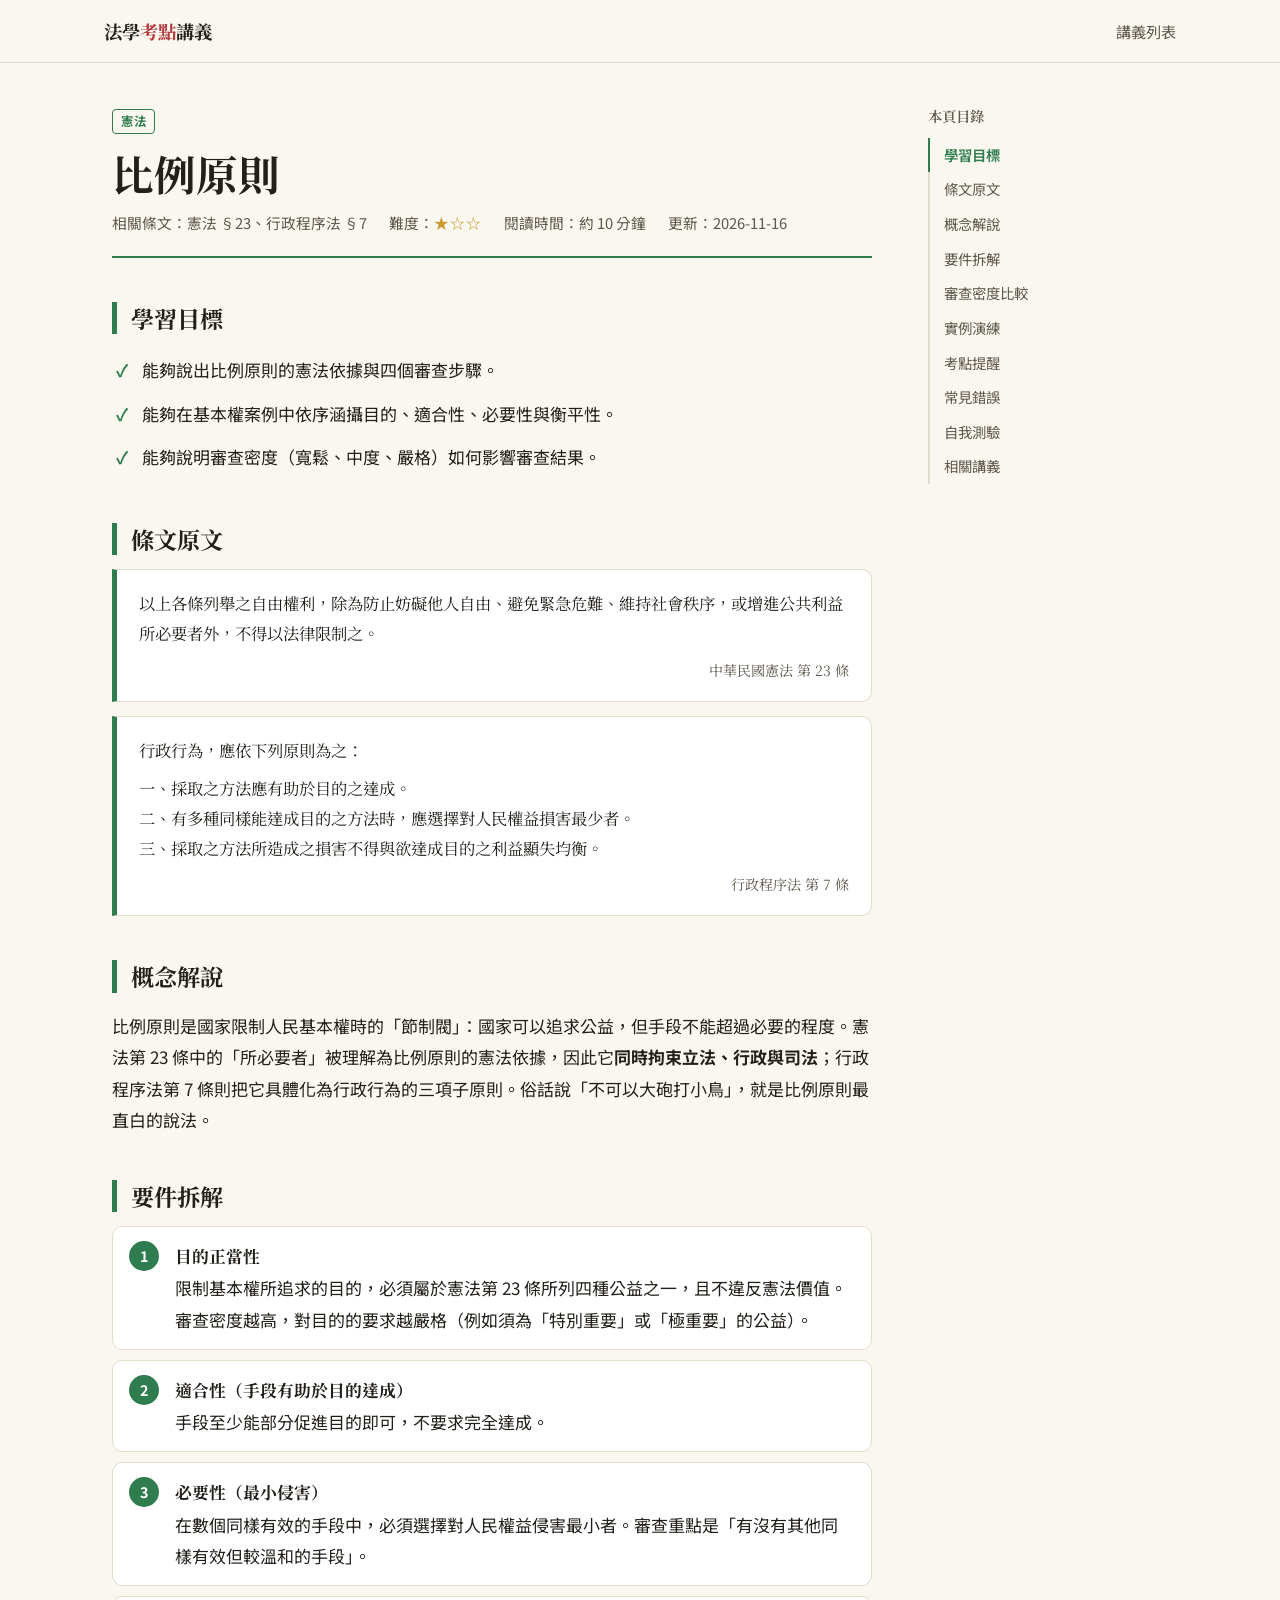
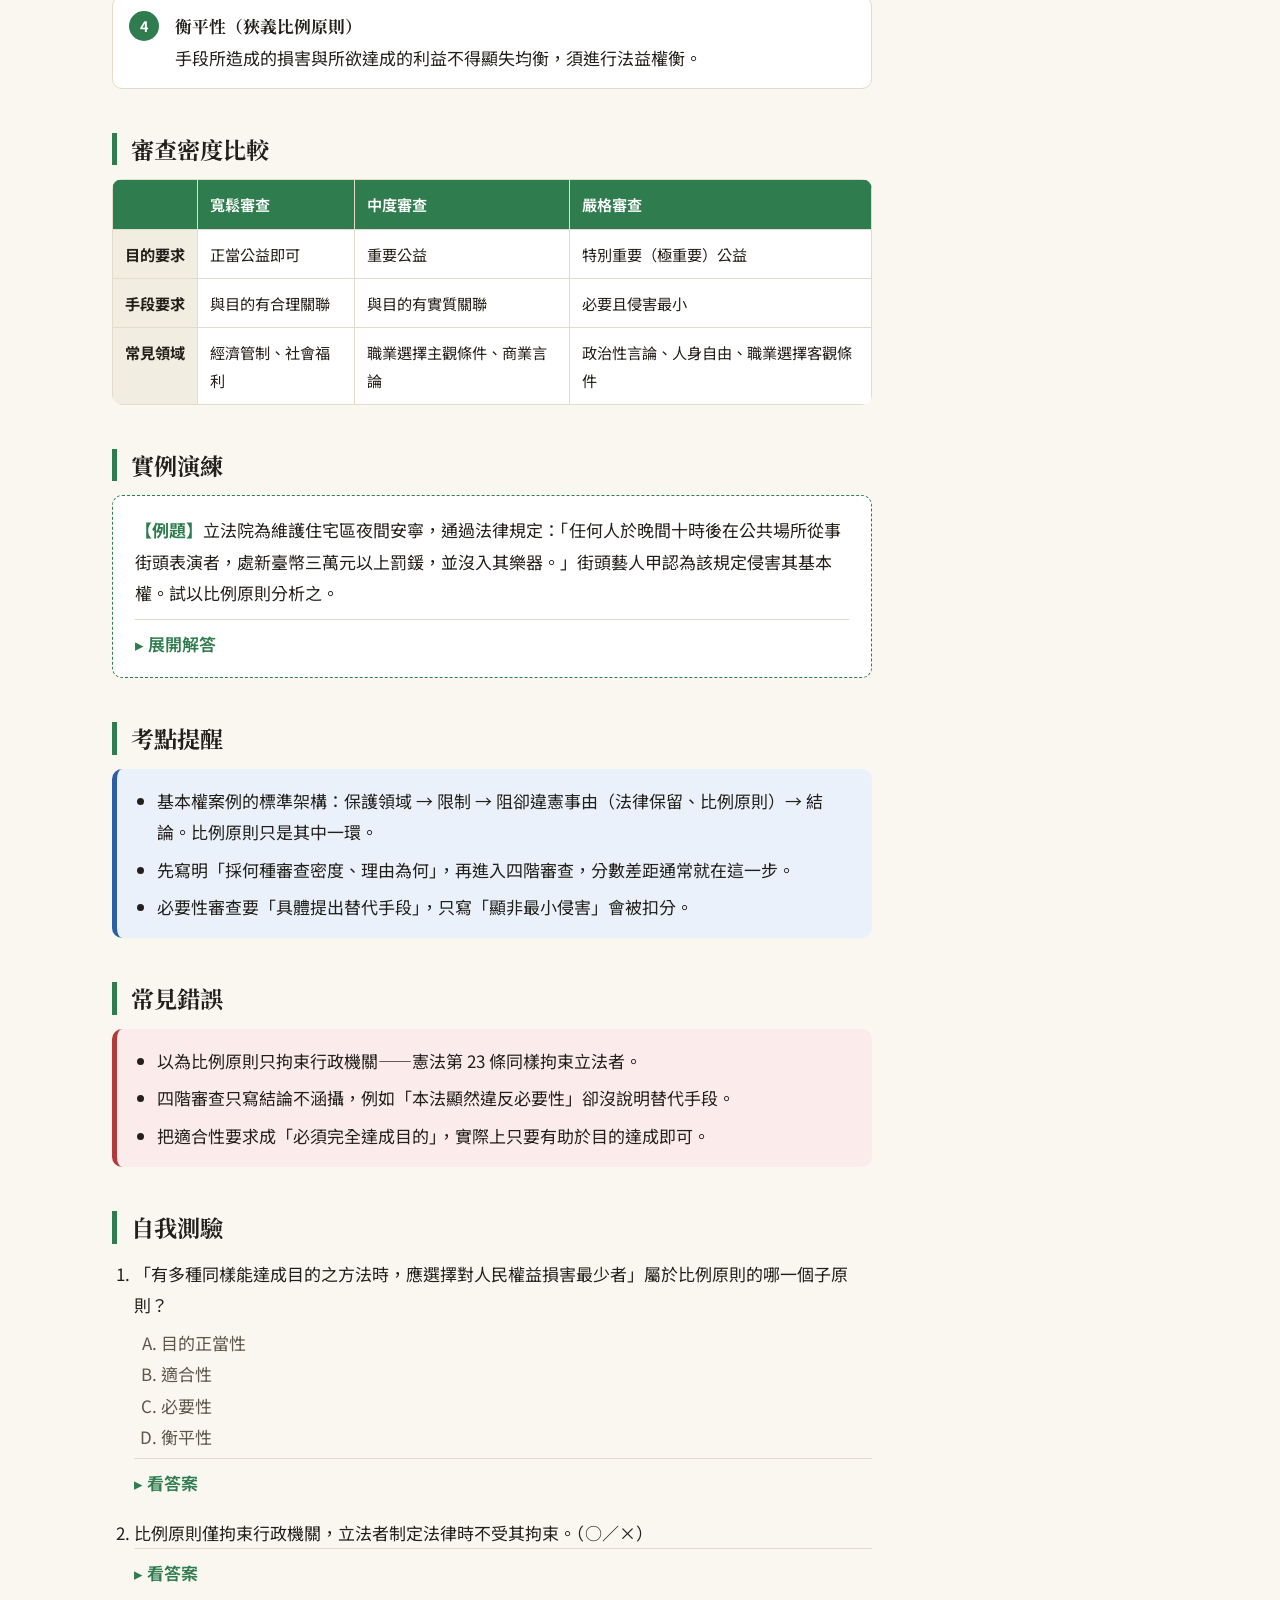
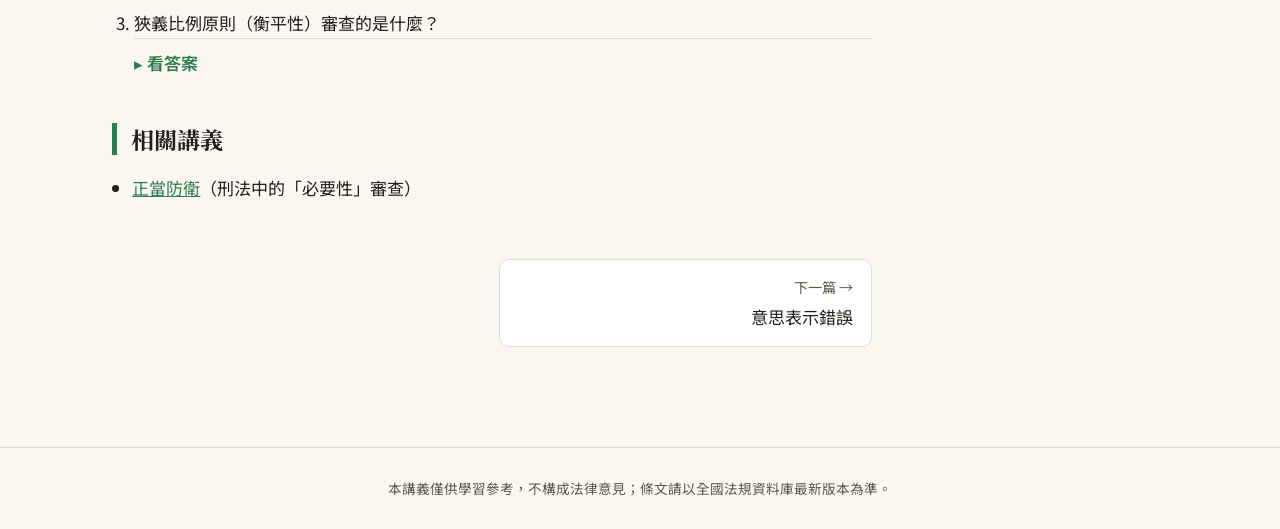
<file: lessons/constitution-001-proportionality.html>
<!DOCTYPE html>
<html lang="zh-Hant-TW">
<head>
  <meta charset="UTF-8">
  <meta name="viewport" content="width=device-width, initial-scale=1.0">
  <title>比例原則｜法學考點講義</title>
  <meta name="description" content="目的正當、適合性、必要性、衡平性四階審查，基本權案例必備骨架。">
  <link rel="preconnect" href="https://fonts.googleapis.com">
  <link rel="preconnect" href="https://fonts.gstatic.com" crossorigin>
  <link href="https://fonts.googleapis.com/css2?family=Noto+Sans+TC:wght@400;600;700&family=Noto+Serif+TC:wght@600;700&display=swap" rel="stylesheet">
  <link rel="stylesheet" href="../assets/css/style.css">
</head>
<body data-lesson-id="constitution-001" data-subject="constitution">
  <header class="site-header">
    <div class="inner">
      <a class="brand" href="../index.html">法學<span>考點</span>講義</a>
      <nav><a href="../index.html#lessons">講義列表</a></nav>
    </div>
    <div class="progress"></div>
  </header>

  <div class="lesson-layout">
    <article class="lesson">
      <header class="lesson-header">
        <span class="badge">憲法</span>
        <h1>比例原則</h1>
        <div class="meta">
          <span>相關條文：憲法 §23、行政程序法 §7</span>
          <span>難度：<span class="stars">★☆☆</span></span>
          <span>閱讀時間：約 10 分鐘</span>
          <span>更新：2026-11-16</span>
        </div>
      </header>

      <section id="goals" class="goals">
        <h2>學習目標</h2>
        <ul>
          <li>能夠說出比例原則的憲法依據與四個審查步驟。</li>
          <li>能夠在基本權案例中依序涵攝目的、適合性、必要性與衡平性。</li>
          <li>能夠說明審查密度（寬鬆、中度、嚴格）如何影響審查結果。</li>
        </ul>
      </section>

      <section id="statute">
        <h2>條文原文</h2>
        <blockquote class="statute">
          <p>以上各條列舉之自由權利，除為防止妨礙他人自由、避免緊急危難、維持社會秩序，或增進公共利益所必要者外，不得以法律限制之。</p>
          <cite>中華民國憲法 第 23 條</cite>
        </blockquote>
        <blockquote class="statute">
          <p>行政行為，應依下列原則為之：</p>
          <p>一、採取之方法應有助於目的之達成。<br>二、有多種同樣能達成目的之方法時，應選擇對人民權益損害最少者。<br>三、採取之方法所造成之損害不得與欲達成目的之利益顯失均衡。</p>
          <cite>行政程序法 第 7 條</cite>
        </blockquote>
      </section>

      <section id="concept">
        <h2>概念解說</h2>
        <p>比例原則是國家限制人民基本權時的「節制閥」：國家可以追求公益，但手段不能超過必要的程度。憲法第 23 條中的「所必要者」被理解為比例原則的憲法依據，因此它<b>同時拘束立法、行政與司法</b>；行政程序法第 7 條則把它具體化為行政行為的三項子原則。俗話說「不可以大砲打小鳥」，就是比例原則最直白的說法。</p>
      </section>

      <section id="elements">
        <h2>要件拆解</h2>
        <ol class="elements">
          <li>
            <strong>目的正當性</strong>
            限制基本權所追求的目的，必須屬於憲法第 23 條所列四種公益之一，且不違反憲法價值。審查密度越高，對目的的要求越嚴格（例如須為「特別重要」或「極重要」的公益）。
          </li>
          <li>
            <strong>適合性（手段有助於目的達成）</strong>
            手段至少能部分促進目的即可，不要求完全達成。
          </li>
          <li>
            <strong>必要性（最小侵害）</strong>
            在數個同樣有效的手段中，必須選擇對人民權益侵害最小者。審查重點是「有沒有其他同樣有效但較溫和的手段」。
          </li>
          <li>
            <strong>衡平性（狹義比例原則）</strong>
            手段所造成的損害與所欲達成的利益不得顯失均衡，須進行法益權衡。
          </li>
        </ol>
      </section>

      <section id="compare">
        <h2>審查密度比較</h2>
        <div class="table-wrap">
          <table class="compare-table">
            <thead><tr><th></th><th>寬鬆審查</th><th>中度審查</th><th>嚴格審查</th></tr></thead>
            <tbody>
              <tr><th>目的要求</th><td>正當公益即可</td><td>重要公益</td><td>特別重要（極重要）公益</td></tr>
              <tr><th>手段要求</th><td>與目的有合理關聯</td><td>與目的有實質關聯</td><td>必要且侵害最小</td></tr>
              <tr><th>常見領域</th><td>經濟管制、社會福利</td><td>職業選擇主觀條件、商業言論</td><td>政治性言論、人身自由、職業選擇客觀條件</td></tr>
            </tbody>
          </table>
        </div>
      </section>

      <section id="case">
        <h2>實例演練</h2>
        <div class="case">
          <p class="case-question">立法院為維護住宅區夜間安寧，通過法律規定：「任何人於晚間十時後在公共場所從事街頭表演者，處新臺幣三萬元以上罰鍰，並沒入其樂器。」街頭藝人甲認為該規定侵害其基本權。試以比例原則分析之。</p>
          <details>
            <summary>展開解答</summary>
            <p class="answer-step"><b>爭點</b>該規定限制甲之工作權（第 15 條）、表現自由（第 11 條）及財產權，是否符合憲法第 23 條比例原則？</p>
            <p class="answer-step"><b>涵攝</b>目的：維護夜間安寧屬「防止妨礙他人自由」及「維持社會秩序」，目的正當。適合性：禁止夜間表演有助於降低噪音，具適合性。必要性：立法者可採取音量分貝限制、劃定特定表演區、許可制等同樣有效但侵害較小的手段；且規定不區分是否在住宅區、是否產生噪音，一律禁止並沒入樂器，顯非最小侵害手段。衡平性：沒入樂器直接剝奪藝人謀生工具，與維護安寧之利益相比顯失均衡。</p>
            <p class="answer-step"><b>結論</b>該規定未通過必要性與衡平性審查，違反比例原則，侵害甲之工作權與表現自由而違憲。</p>
          </details>
        </div>
      </section>

      <section id="tips">
        <h2>考點提醒</h2>
        <div class="callout tip">
          <ul>
            <li>基本權案例的標準架構：保護領域 → 限制 → 阻卻違憲事由（法律保留、比例原則）→ 結論。比例原則只是其中一環。</li>
            <li>先寫明「採何種審查密度、理由為何」，再進入四階審查，分數差距通常就在這一步。</li>
            <li>必要性審查要「具體提出替代手段」，只寫「顯非最小侵害」會被扣分。</li>
          </ul>
        </div>
      </section>

      <section id="pitfalls">
        <h2>常見錯誤</h2>
        <div class="callout pitfall">
          <ul>
            <li>以為比例原則只拘束行政機關——憲法第 23 條同樣拘束立法者。</li>
            <li>四階審查只寫結論不涵攝，例如「本法顯然違反必要性」卻沒說明替代手段。</li>
            <li>把適合性要求成「必須完全達成目的」，實際上只要有助於目的達成即可。</li>
          </ul>
        </div>
      </section>

      <section id="quiz" class="quiz">
        <h2>自我測驗</h2>
        <ol>
          <li>
            「有多種同樣能達成目的之方法時，應選擇對人民權益損害最少者」屬於比例原則的哪一個子原則？
            <ol class="options"><li>目的正當性</li><li>適合性</li><li>必要性</li><li>衡平性</li></ol>
            <details><summary>看答案</summary><p>答案：C。行政程序法第 7 條第 2 款，即必要性（最小侵害原則）。</p></details>
          </li>
          <li>
            比例原則僅拘束行政機關，立法者制定法律時不受其拘束。（○／×）
            <details><summary>看答案</summary><p>答案：×。憲法第 23 條「所必要者」即為比例原則之憲法依據，立法者限制基本權時同受拘束。</p></details>
          </li>
          <li>
            狹義比例原則（衡平性）審查的是什麼？
            <details><summary>看答案</summary><p>答案：手段所造成的損害與所欲達成之目的利益之間，是否顯失均衡。</p></details>
          </li>
        </ol>
      </section>

      <section id="related" class="related">
        <h2>相關講義</h2>
        <ul>
          <li><a href="criminal-001-self-defense.html">正當防衛</a>（刑法中的「必要性」審查）</li>
        </ul>
      </section>

      <nav class="pager" data-pager></nav>
    </article>

    <aside class="toc" data-toc></aside>
  </div>

  <footer class="site-footer">本講義僅供學習參考，不構成法律意見；條文請以全國法規資料庫最新版本為準。</footer>

  <script src="../data/lessons.js"></script>
  <script src="../assets/js/main.js"></script>
</body>
</html>
</file>
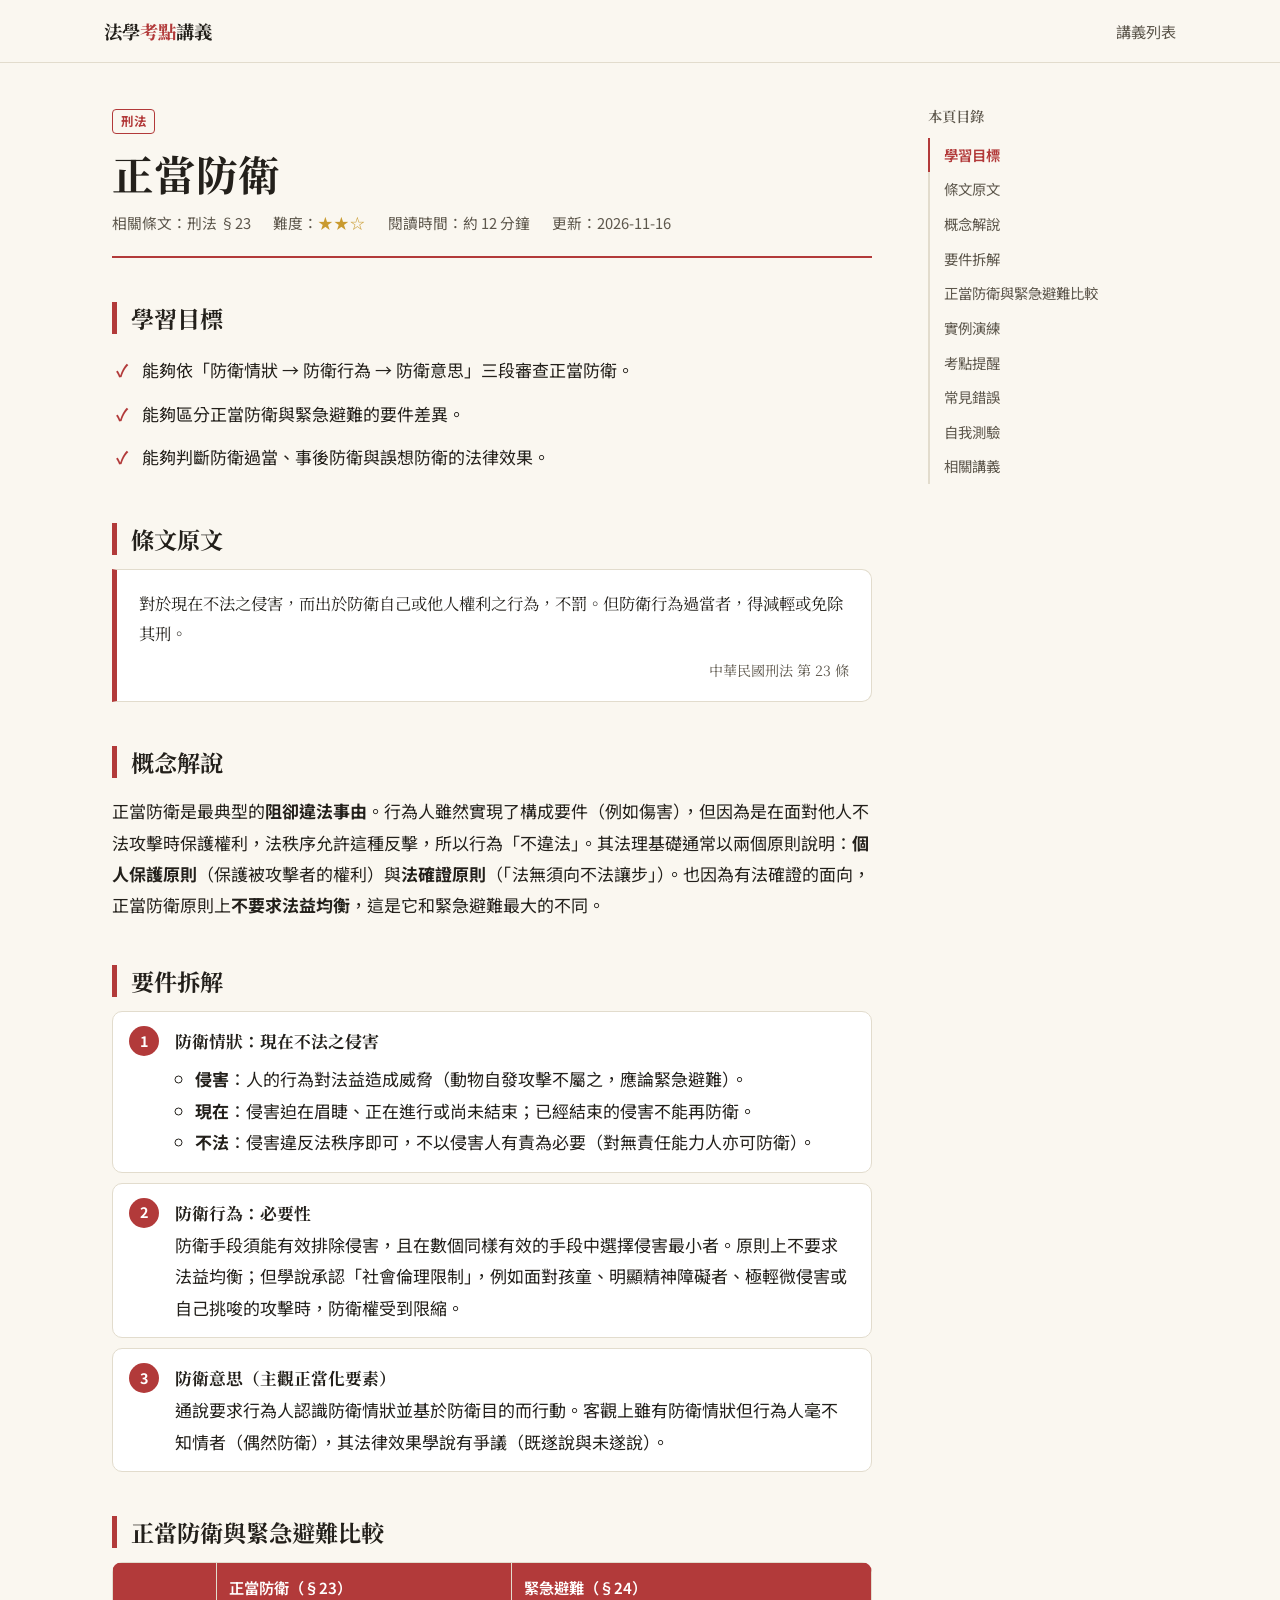
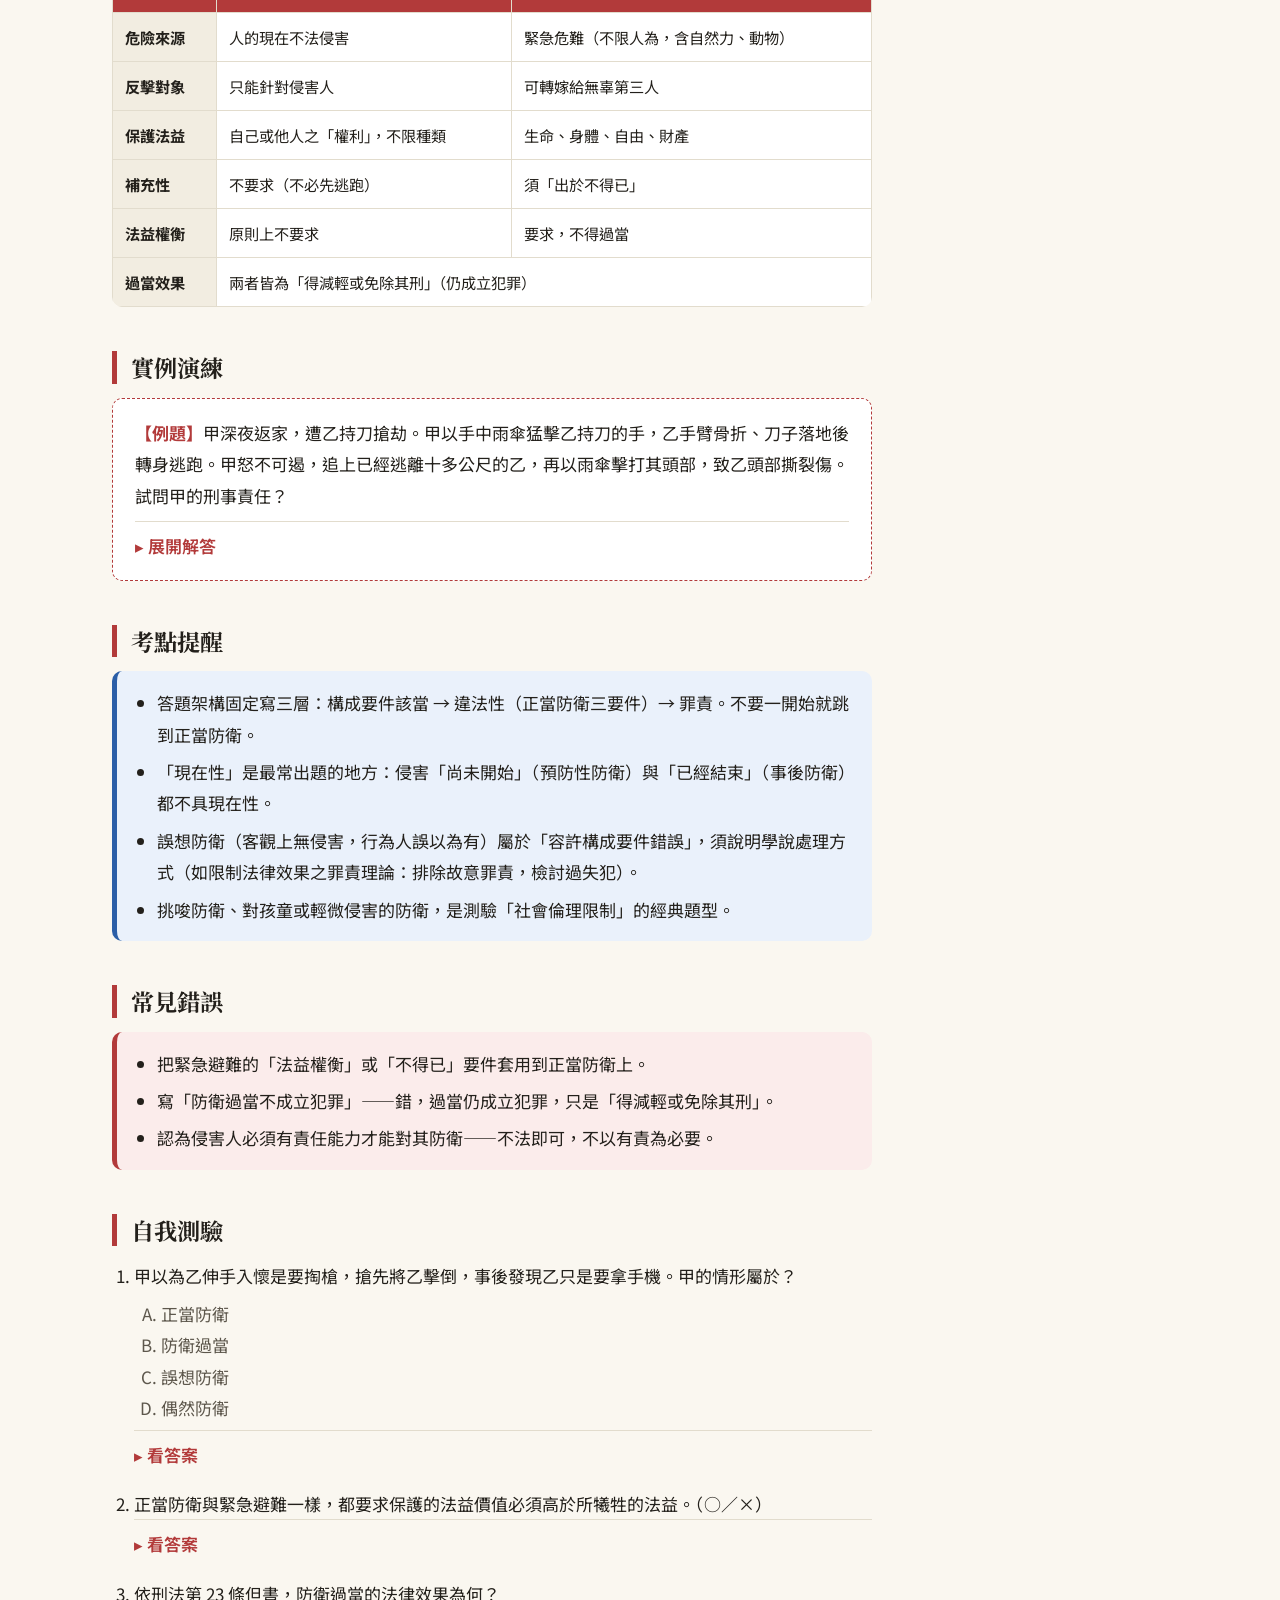
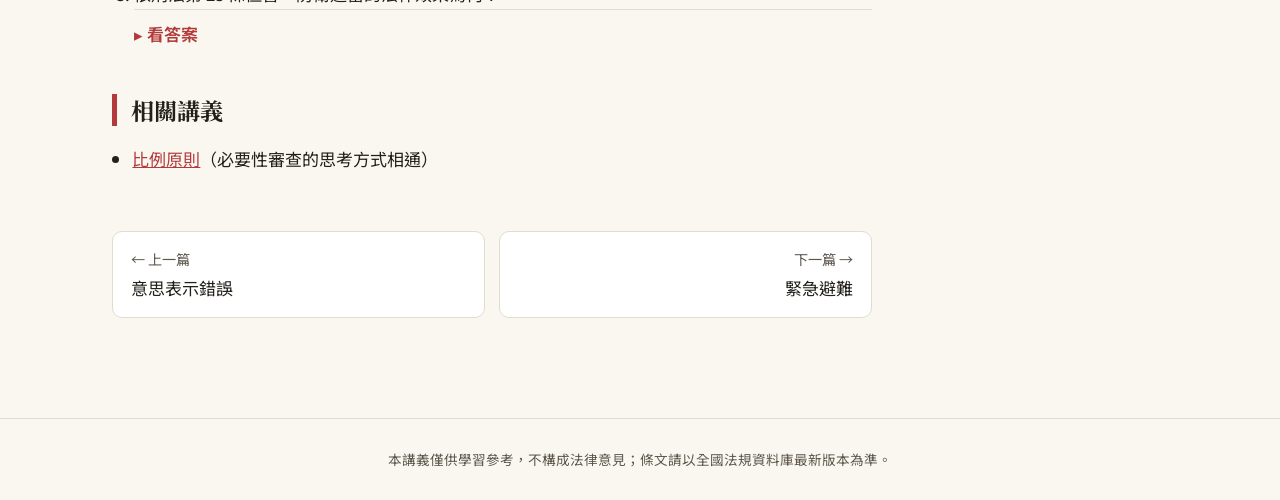
<file: lessons/criminal-001-self-defense.html>
<!DOCTYPE html>
<html lang="zh-Hant-TW">
<head>
  <meta charset="UTF-8">
  <meta name="viewport" content="width=device-width, initial-scale=1.0">
  <title>正當防衛｜法學考點講義</title>
  <meta name="description" content="現在不法侵害、防衛必要性與防衛意思的三段審查，含過當與誤想防衛。">
  <link rel="preconnect" href="https://fonts.googleapis.com">
  <link rel="preconnect" href="https://fonts.gstatic.com" crossorigin>
  <link href="https://fonts.googleapis.com/css2?family=Noto+Sans+TC:wght@400;600;700&family=Noto+Serif+TC:wght@600;700&display=swap" rel="stylesheet">
  <link rel="stylesheet" href="../assets/css/style.css">
</head>
<body data-lesson-id="criminal-001" data-subject="criminal">
  <header class="site-header">
    <div class="inner">
      <a class="brand" href="../index.html">法學<span>考點</span>講義</a>
      <nav><a href="../index.html#lessons">講義列表</a></nav>
    </div>
    <div class="progress"></div>
  </header>

  <div class="lesson-layout">
    <article class="lesson">
      <header class="lesson-header">
        <span class="badge">刑法</span>
        <h1>正當防衛</h1>
        <div class="meta">
          <span>相關條文：刑法 §23</span>
          <span>難度：<span class="stars">★★☆</span></span>
          <span>閱讀時間：約 12 分鐘</span>
          <span>更新：2026-11-16</span>
        </div>
      </header>

      <section id="goals" class="goals">
        <h2>學習目標</h2>
        <ul>
          <li>能夠依「防衛情狀 → 防衛行為 → 防衛意思」三段審查正當防衛。</li>
          <li>能夠區分正當防衛與緊急避難的要件差異。</li>
          <li>能夠判斷防衛過當、事後防衛與誤想防衛的法律效果。</li>
        </ul>
      </section>

      <section id="statute">
        <h2>條文原文</h2>
        <blockquote class="statute">
          <p>對於現在不法之侵害，而出於防衛自己或他人權利之行為，不罰。但防衛行為過當者，得減輕或免除其刑。</p>
          <cite>中華民國刑法 第 23 條</cite>
        </blockquote>
      </section>

      <section id="concept">
        <h2>概念解說</h2>
        <p>正當防衛是最典型的<b>阻卻違法事由</b>。行為人雖然實現了構成要件（例如傷害），但因為是在面對他人不法攻擊時保護權利，法秩序允許這種反擊，所以行為「不違法」。其法理基礎通常以兩個原則說明：<b>個人保護原則</b>（保護被攻擊者的權利）與<b>法確證原則</b>（「法無須向不法讓步」）。也因為有法確證的面向，正當防衛原則上<b>不要求法益均衡</b>，這是它和緊急避難最大的不同。</p>
      </section>

      <section id="elements">
        <h2>要件拆解</h2>
        <ol class="elements">
          <li>
            <strong>防衛情狀：現在不法之侵害</strong>
            <ul>
              <li><b>侵害</b>：人的行為對法益造成威脅（動物自發攻擊不屬之，應論緊急避難）。</li>
              <li><b>現在</b>：侵害迫在眉睫、正在進行或尚未結束；已經結束的侵害不能再防衛。</li>
              <li><b>不法</b>：侵害違反法秩序即可，不以侵害人有責為必要（對無責任能力人亦可防衛）。</li>
            </ul>
          </li>
          <li>
            <strong>防衛行為：必要性</strong>
            防衛手段須能有效排除侵害，且在數個同樣有效的手段中選擇侵害最小者。原則上不要求法益均衡；但學說承認「社會倫理限制」，例如面對孩童、明顯精神障礙者、極輕微侵害或自己挑唆的攻擊時，防衛權受到限縮。
          </li>
          <li>
            <strong>防衛意思（主觀正當化要素）</strong>
            通說要求行為人認識防衛情狀並基於防衛目的而行動。客觀上雖有防衛情狀但行為人毫不知情者（偶然防衛），其法律效果學說有爭議（既遂說與未遂說）。
          </li>
        </ol>
      </section>

      <section id="compare">
        <h2>正當防衛與緊急避難比較</h2>
        <div class="table-wrap">
          <table class="compare-table">
            <thead><tr><th></th><th>正當防衛（§23）</th><th>緊急避難（§24）</th></tr></thead>
            <tbody>
              <tr><th>危險來源</th><td>人的現在不法侵害</td><td>緊急危難（不限人為，含自然力、動物）</td></tr>
              <tr><th>反擊對象</th><td>只能針對侵害人</td><td>可轉嫁給無辜第三人</td></tr>
              <tr><th>保護法益</th><td>自己或他人之「權利」，不限種類</td><td>生命、身體、自由、財產</td></tr>
              <tr><th>補充性</th><td>不要求（不必先逃跑）</td><td>須「出於不得已」</td></tr>
              <tr><th>法益權衡</th><td>原則上不要求</td><td>要求，不得過當</td></tr>
              <tr><th>過當效果</th><td colspan="2">兩者皆為「得減輕或免除其刑」（仍成立犯罪）</td></tr>
            </tbody>
          </table>
        </div>
      </section>

      <section id="case">
        <h2>實例演練</h2>
        <div class="case">
          <p class="case-question">甲深夜返家，遭乙持刀搶劫。甲以手中雨傘猛擊乙持刀的手，乙手臂骨折、刀子落地後轉身逃跑。甲怒不可遏，追上已經逃離十多公尺的乙，再以雨傘擊打其頭部，致乙頭部撕裂傷。試問甲的刑事責任？</p>
          <details>
            <summary>展開解答</summary>
            <p class="answer-step"><b>爭點</b>甲兩次擊打行為是否均得主張正當防衛？第二次擊打是否屬於防衛過當？</p>
            <p class="answer-step"><b>涵攝</b>第一次擊打：乙持刀搶劫為現在不法之侵害；甲以雨傘擊手是能有效排除攻擊且相對輕微的手段，具必要性；甲為保護自身生命、財產而為之，具防衛意思。故雖該當刑法第 277 條傷害罪構成要件，但因正當防衛阻卻違法。第二次擊打：乙已棄刀逃離，侵害已經結束，不再具「現在性」，欠缺防衛情狀。通說認為此種「事後防衛（時間上過當）」不屬於第 23 條但書的防衛過當，因為過當的前提是防衛情狀存在。</p>
            <p class="answer-step"><b>結論</b>第一次擊打不罰；第二次擊打成立傷害罪，且無第 23 條但書減免規定之適用（量刑時得依第 57 條斟酌其情緒激動之背景）。</p>
          </details>
        </div>
      </section>

      <section id="tips">
        <h2>考點提醒</h2>
        <div class="callout tip">
          <ul>
            <li>答題架構固定寫三層：構成要件該當 → 違法性（正當防衛三要件）→ 罪責。不要一開始就跳到正當防衛。</li>
            <li>「現在性」是最常出題的地方：侵害「尚未開始」（預防性防衛）與「已經結束」（事後防衛）都不具現在性。</li>
            <li>誤想防衛（客觀上無侵害，行為人誤以為有）屬於「容許構成要件錯誤」，須說明學說處理方式（如限制法律效果之罪責理論：排除故意罪責，檢討過失犯）。</li>
            <li>挑唆防衛、對孩童或輕微侵害的防衛，是測驗「社會倫理限制」的經典題型。</li>
          </ul>
        </div>
      </section>

      <section id="pitfalls">
        <h2>常見錯誤</h2>
        <div class="callout pitfall">
          <ul>
            <li>把緊急避難的「法益權衡」或「不得已」要件套用到正當防衛上。</li>
            <li>寫「防衛過當不成立犯罪」——錯，過當仍成立犯罪，只是「得減輕或免除其刑」。</li>
            <li>認為侵害人必須有責任能力才能對其防衛——不法即可，不以有責為必要。</li>
          </ul>
        </div>
      </section>

      <section id="quiz" class="quiz">
        <h2>自我測驗</h2>
        <ol>
          <li>
            甲以為乙伸手入懷是要掏槍，搶先將乙擊倒，事後發現乙只是要拿手機。甲的情形屬於？
            <ol class="options"><li>正當防衛</li><li>防衛過當</li><li>誤想防衛</li><li>偶然防衛</li></ol>
            <details><summary>看答案</summary><p>答案：C。客觀上不存在現在不法侵害，行為人誤認存在，為誤想防衛（容許構成要件錯誤），不能直接適用第 23 條。</p></details>
          </li>
          <li>
            正當防衛與緊急避難一樣，都要求保護的法益價值必須高於所犧牲的法益。（○／×）
            <details><summary>看答案</summary><p>答案：×。正當防衛原則上不要求法益均衡，只要求防衛行為具必要性；法益權衡是緊急避難的要件。</p></details>
          </li>
          <li>
            依刑法第 23 條但書，防衛過當的法律效果為何？
            <details><summary>看答案</summary><p>答案：行為仍具違法性而成立犯罪，但「得減輕或免除其刑」。</p></details>
          </li>
        </ol>
      </section>

      <section id="related" class="related">
        <h2>相關講義</h2>
        <ul>
          <li><a href="constitution-001-proportionality.html">比例原則</a>（必要性審查的思考方式相通）</li>
        </ul>
      </section>

      <nav class="pager" data-pager></nav>
    </article>

    <aside class="toc" data-toc></aside>
  </div>

  <footer class="site-footer">本講義僅供學習參考，不構成法律意見；條文請以全國法規資料庫最新版本為準。</footer>

  <script src="../data/lessons.js"></script>
  <script src="../assets/js/main.js"></script>
</body>
</html>
</file>
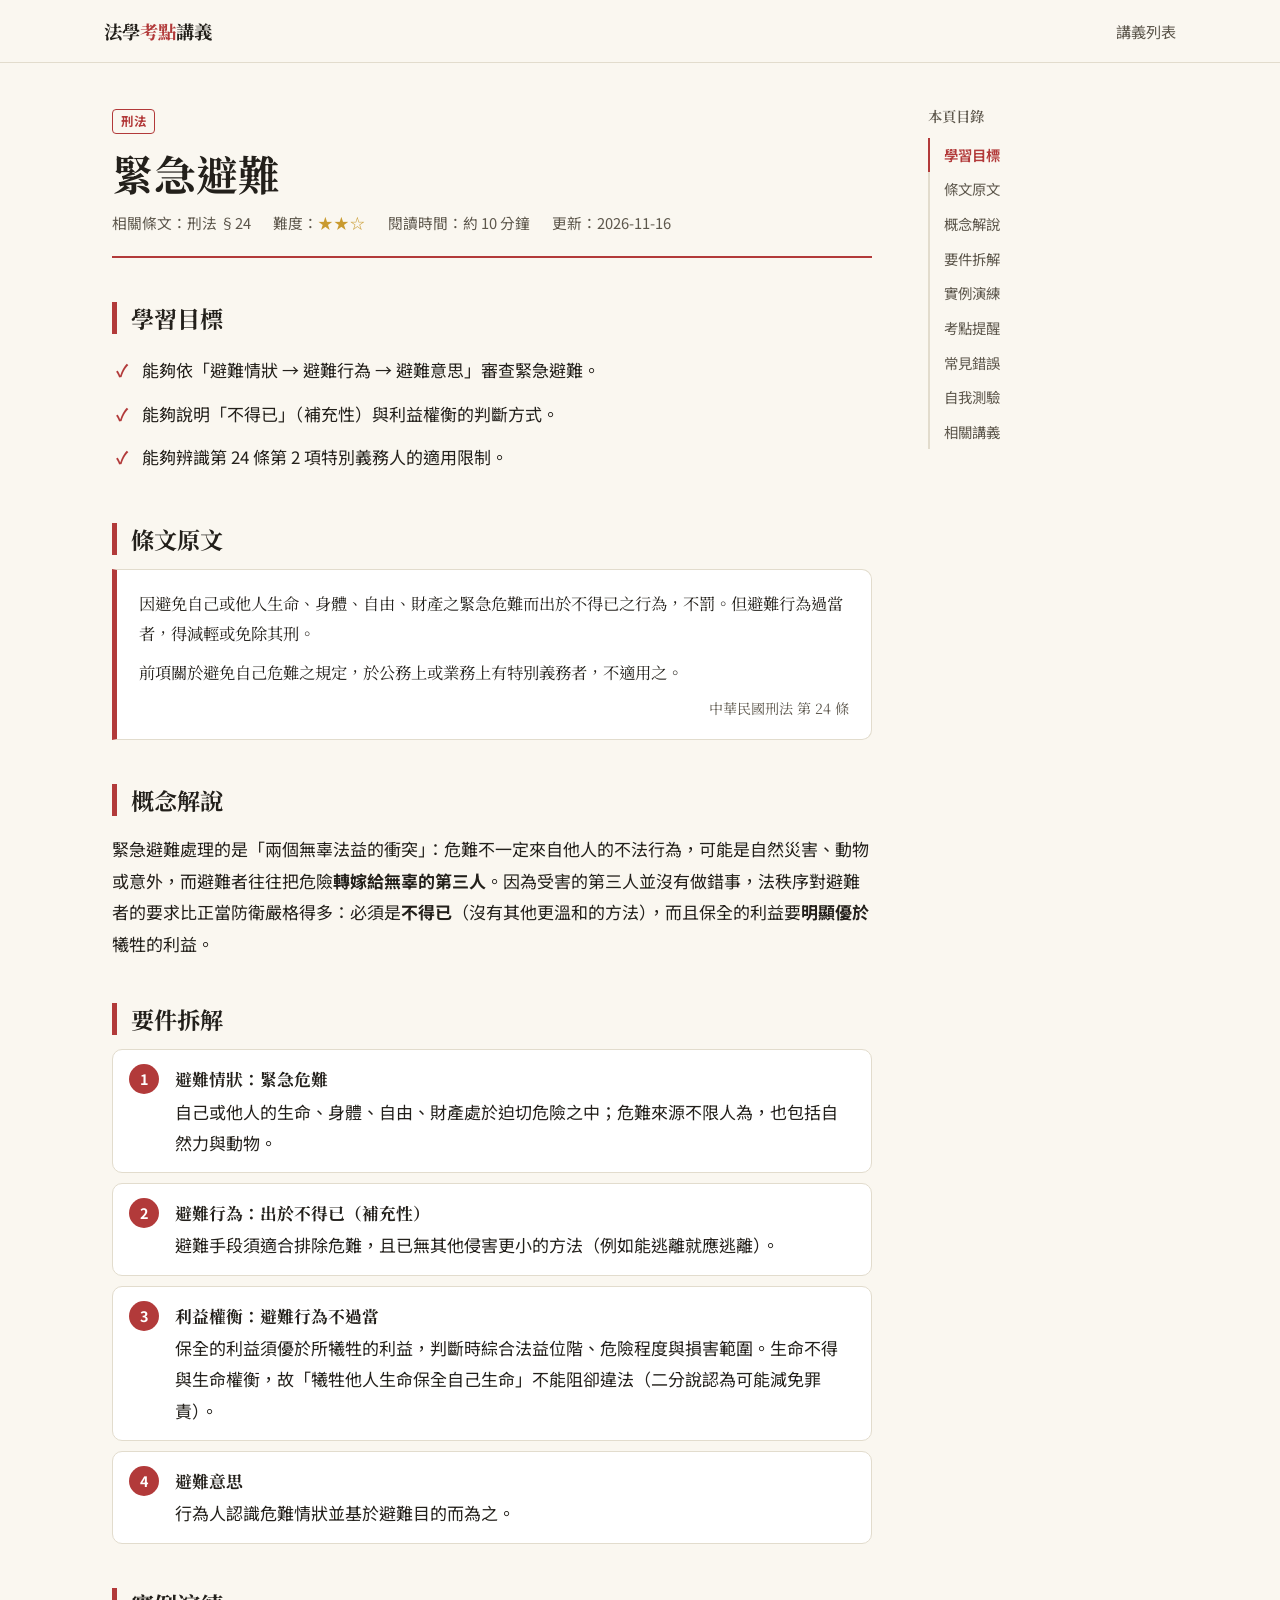
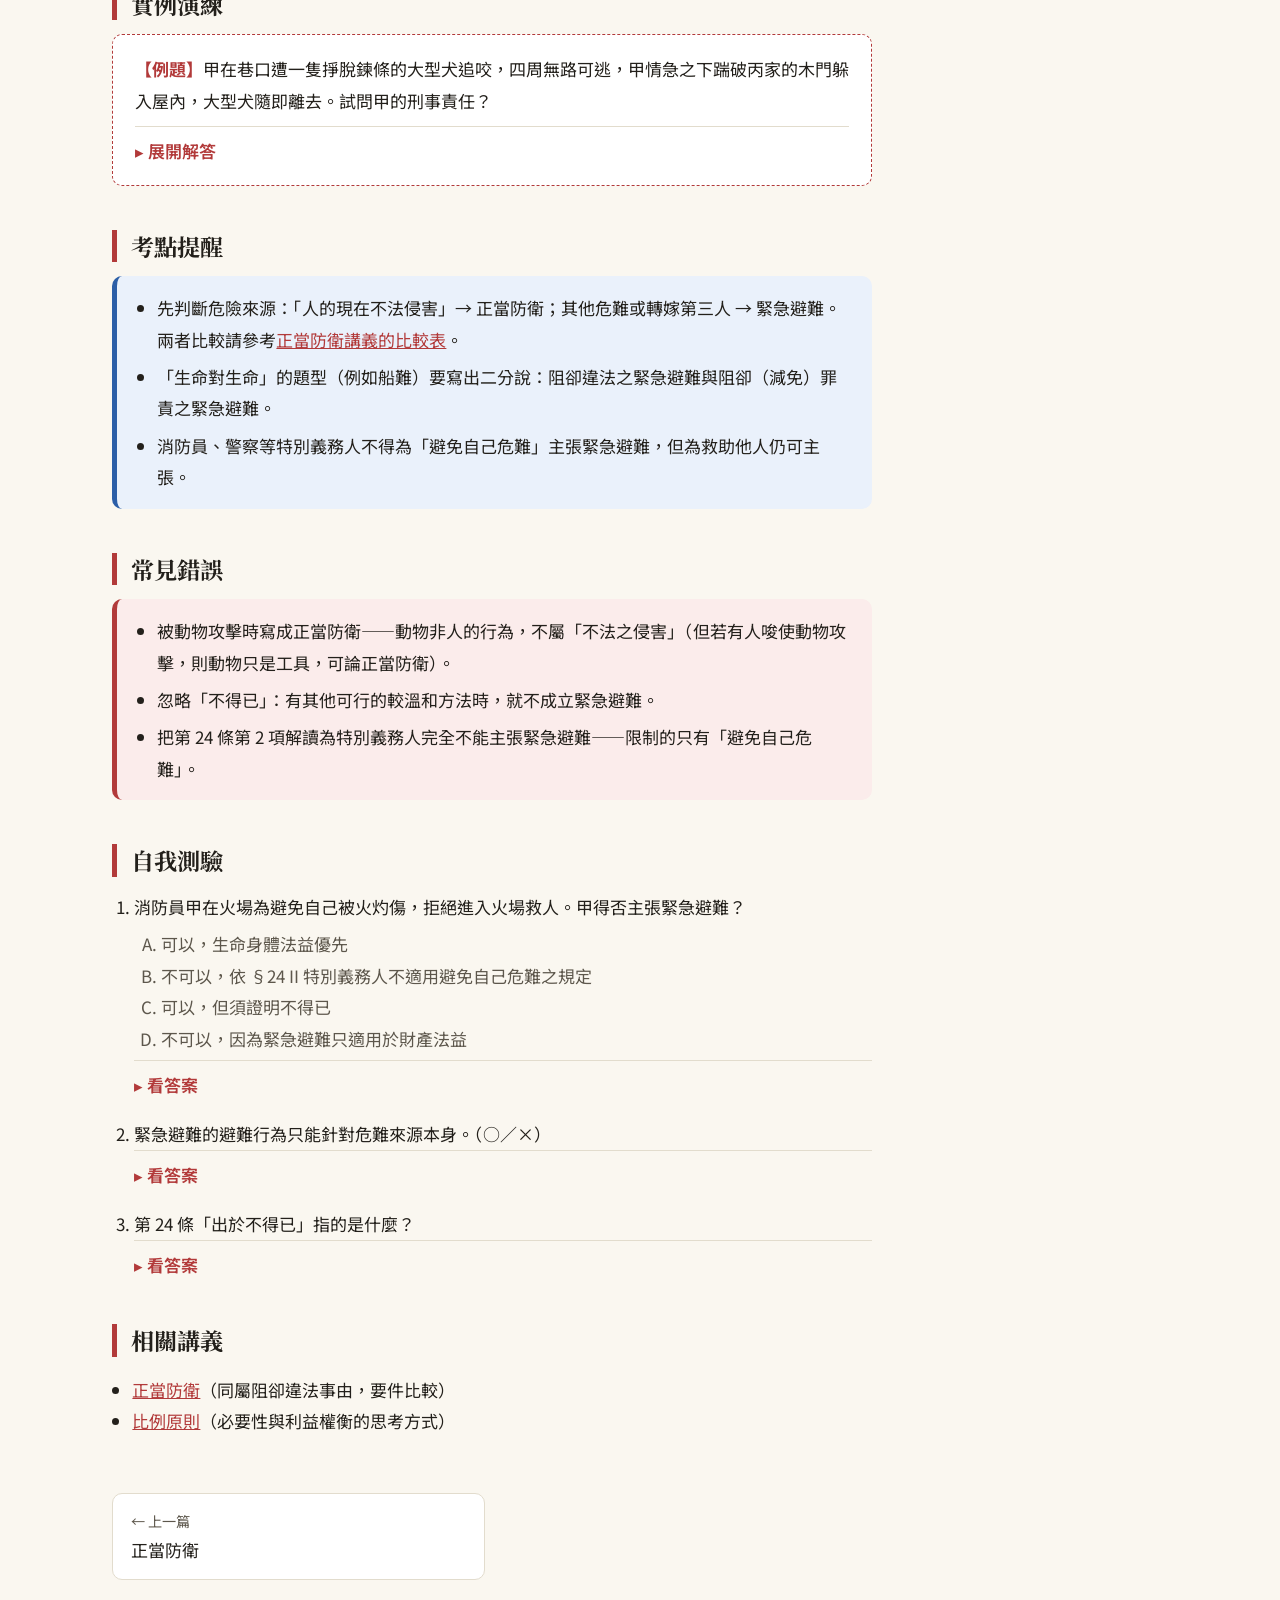
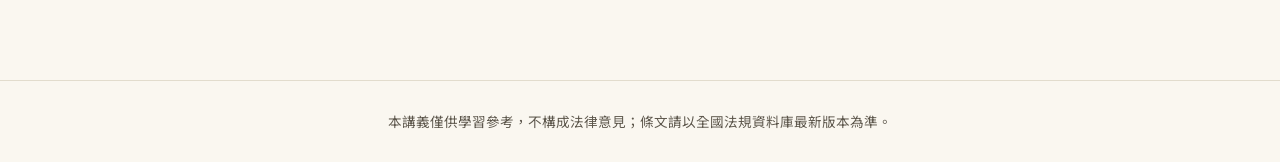
<file: lessons/criminal-002-necessity.html>
<!DOCTYPE html>
<html lang="zh-Hant-TW">
<head>
  <meta charset="UTF-8">
  <meta name="viewport" content="width=device-width, initial-scale=1.0">
  <title>緊急避難｜法學考點講義</title>
  <meta name="description" content="緊急危難、不得已（補充性）與利益權衡的審查，含特別義務人限制與二分說。">
  <link rel="preconnect" href="https://fonts.googleapis.com">
  <link rel="preconnect" href="https://fonts.gstatic.com" crossorigin>
  <link href="https://fonts.googleapis.com/css2?family=Noto+Sans+TC:wght@400;600;700&family=Noto+Serif+TC:wght@600;700&display=swap" rel="stylesheet">
  <link rel="stylesheet" href="../assets/css/style.css">
</head>
<body data-lesson-id="criminal-002" data-subject="criminal">
  <header class="site-header">
    <div class="inner">
      <a class="brand" href="../index.html">法學<span>考點</span>講義</a>
      <nav><a href="../index.html#lessons">講義列表</a></nav>
    </div>
    <div class="progress"></div>
  </header>

  <div class="lesson-layout">
    <article class="lesson">
      <header class="lesson-header">
        <span class="badge">刑法</span>
        <h1>緊急避難</h1>
        <div class="meta">
          <span>相關條文：刑法 §24</span>
          <span>難度：<span class="stars">★★☆</span></span>
          <span>閱讀時間：約 10 分鐘</span>
          <span>更新：2026-11-16</span>
        </div>
      </header>

      <section id="goals" class="goals">
        <h2>學習目標</h2>
        <ul>
          <li>能夠依「避難情狀 → 避難行為 → 避難意思」審查緊急避難。</li>
          <li>能夠說明「不得已」（補充性）與利益權衡的判斷方式。</li>
          <li>能夠辨識第 24 條第 2 項特別義務人的適用限制。</li>
        </ul>
      </section>

      <section id="statute">
        <h2>條文原文</h2>
        <blockquote class="statute">
          <p>因避免自己或他人生命、身體、自由、財產之緊急危難而出於不得已之行為，不罰。但避難行為過當者，得減輕或免除其刑。</p>
          <p>前項關於避免自己危難之規定，於公務上或業務上有特別義務者，不適用之。</p>
          <cite>中華民國刑法 第 24 條</cite>
        </blockquote>
      </section>

      <section id="concept">
        <h2>概念解說</h2>
        <p>緊急避難處理的是「兩個無辜法益的衝突」：危難不一定來自他人的不法行為，可能是自然災害、動物或意外，而避難者往往把危險<b>轉嫁給無辜的第三人</b>。因為受害的第三人並沒有做錯事，法秩序對避難者的要求比正當防衛嚴格得多：必須是<b>不得已</b>（沒有其他更溫和的方法），而且保全的利益要<b>明顯優於</b>犧牲的利益。</p>
      </section>

      <section id="elements">
        <h2>要件拆解</h2>
        <ol class="elements">
          <li>
            <strong>避難情狀：緊急危難</strong>
            自己或他人的生命、身體、自由、財產處於迫切危險之中；危難來源不限人為，也包括自然力與動物。
          </li>
          <li>
            <strong>避難行為：出於不得已（補充性）</strong>
            避難手段須適合排除危難，且已無其他侵害更小的方法（例如能逃離就應逃離）。
          </li>
          <li>
            <strong>利益權衡：避難行為不過當</strong>
            保全的利益須優於所犧牲的利益，判斷時綜合法益位階、危險程度與損害範圍。生命不得與生命權衡，故「犧牲他人生命保全自己生命」不能阻卻違法（二分說認為可能減免罪責）。
          </li>
          <li>
            <strong>避難意思</strong>
            行為人認識危難情狀並基於避難目的而為之。
          </li>
        </ol>
      </section>

      <section id="case">
        <h2>實例演練</h2>
        <div class="case">
          <p class="case-question">甲在巷口遭一隻掙脫鍊條的大型犬追咬，四周無路可逃，甲情急之下踹破丙家的木門躲入屋內，大型犬隨即離去。試問甲的刑事責任？</p>
          <details>
            <summary>展開解答</summary>
            <p class="answer-step"><b>爭點</b>甲踹破丙家門、進入丙宅，該當毀損罪（§354）與侵入住宅罪（§306），得否以緊急避難阻卻違法？</p>
            <p class="answer-step"><b>涵攝</b>避難情狀：大型犬追咬，甲之身體處於迫切危險，且危難來自動物，非人的不法侵害，故應論緊急避難而非正當防衛。不得已：四周無路可逃，踹門躲入為當時唯一有效方法，具補充性。利益權衡：甲保全的是身體法益，犧牲的是丙的木門與居住安寧，前者明顯優越，未過當。甲出於避難目的，具避難意思。</p>
            <p class="answer-step"><b>結論</b>甲之行為雖該當毀損罪與侵入住宅罪之構成要件，但符合第 24 條第 1 項前段，阻卻違法而不罰。</p>
          </details>
        </div>
      </section>

      <section id="tips">
        <h2>考點提醒</h2>
        <div class="callout tip">
          <ul>
            <li>先判斷危險來源：「人的現在不法侵害」→ 正當防衛；其他危難或轉嫁第三人 → 緊急避難。兩者比較請參考<a href="criminal-001-self-defense.html#compare">正當防衛講義的比較表</a>。</li>
            <li>「生命對生命」的題型（例如船難）要寫出二分說：阻卻違法之緊急避難與阻卻（減免）罪責之緊急避難。</li>
            <li>消防員、警察等特別義務人不得為「避免自己危難」主張緊急避難，但為救助他人仍可主張。</li>
          </ul>
        </div>
      </section>

      <section id="pitfalls">
        <h2>常見錯誤</h2>
        <div class="callout pitfall">
          <ul>
            <li>被動物攻擊時寫成正當防衛——動物非人的行為，不屬「不法之侵害」（但若有人唆使動物攻擊，則動物只是工具，可論正當防衛）。</li>
            <li>忽略「不得已」：有其他可行的較溫和方法時，就不成立緊急避難。</li>
            <li>把第 24 條第 2 項解讀為特別義務人完全不能主張緊急避難——限制的只有「避免自己危難」。</li>
          </ul>
        </div>
      </section>

      <section id="quiz" class="quiz">
        <h2>自我測驗</h2>
        <ol>
          <li>
            消防員甲在火場為避免自己被火灼傷，拒絕進入火場救人。甲得否主張緊急避難？
            <ol class="options"><li>可以，生命身體法益優先</li><li>不可以，依 §24 II 特別義務人不適用避免自己危難之規定</li><li>可以，但須證明不得已</li><li>不可以，因為緊急避難只適用於財產法益</li></ol>
            <details><summary>看答案</summary><p>答案：B。業務上有特別義務者，不適用避免自己危難之規定。</p></details>
          </li>
          <li>
            緊急避難的避難行為只能針對危難來源本身。（○／×）
            <details><summary>看答案</summary><p>答案：×。緊急避難的特色正是可以將危險轉嫁給無辜第三人，這也是要求補充性與利益權衡的原因。</p></details>
          </li>
          <li>
            第 24 條「出於不得已」指的是什麼？
            <details><summary>看答案</summary><p>答案：補充性，即除了該避難行為外，已無其他侵害更小且同樣有效的方法可以避免危難。</p></details>
          </li>
        </ol>
      </section>

      <section id="related" class="related">
        <h2>相關講義</h2>
        <ul>
          <li><a href="criminal-001-self-defense.html">正當防衛</a>（同屬阻卻違法事由，要件比較）</li>
          <li><a href="constitution-001-proportionality.html">比例原則</a>（必要性與利益權衡的思考方式）</li>
        </ul>
      </section>

      <nav class="pager" data-pager></nav>
    </article>

    <aside class="toc" data-toc></aside>
  </div>

  <footer class="site-footer">本講義僅供學習參考，不構成法律意見；條文請以全國法規資料庫最新版本為準。</footer>

  <script src="../data/lessons.js"></script>
  <script src="../assets/js/main.js"></script>
</body>
</html>
</file>
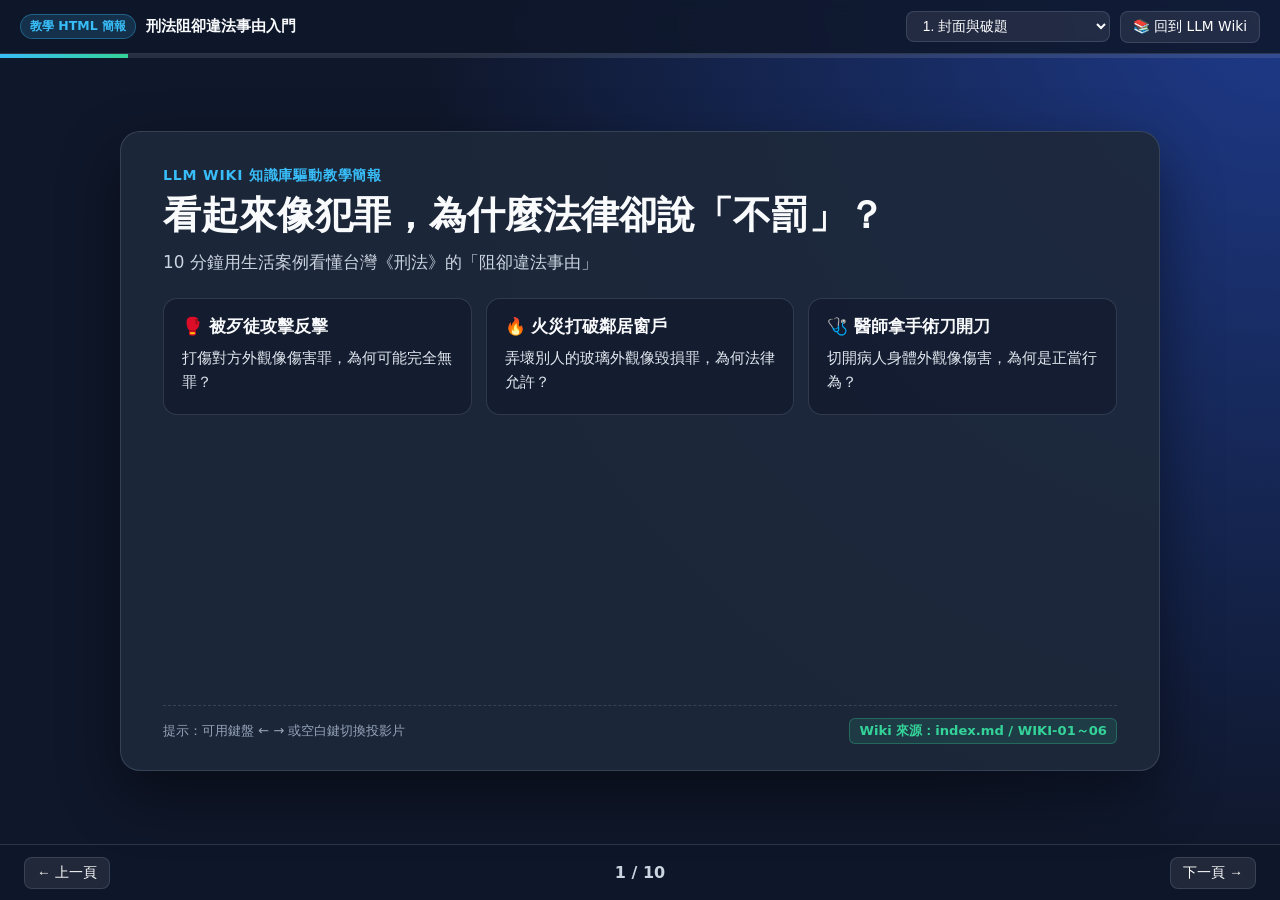
<file: llm-wiki-criminal-law/slides.html>
<!DOCTYPE html>
<html lang="zh-Hant">
<head>
  <meta charset="UTF-8" />
  <meta name="viewport" content="width=device-width, initial-scale=1.0" />
  <title>刑法阻卻違法事由入門 — 教學型 HTML 簡報</title>
  <style>
    :root {
      --bg: #0f172a;
      --card: #1e293b;
      --card-light: #ffffff;
      --text: #f8fafc;
      --muted: #94a3b8;
      --primary: #38bdf8;
      --accent: #34d399;
      --warn: #fbbf24;
      --danger: #f87171;
      --border: rgba(148, 163, 184, 0.22);
    }
    * { box-sizing: border-box; }
    html, body {
      margin: 0;
      padding: 0;
      height: 100%;
      background: radial-gradient(circle at top right, #1e3a8a 0%, #0f172a 55%);
      color: var(--text);
      font-family: "Noto Sans TC", "Microsoft JhengHei", system-ui, -apple-system, sans-serif;
      overflow: hidden;
    }
    .topbar {
      height: 54px;
      padding: 0 20px;
      display: flex;
      align-items: center;
      justify-content: space-between;
      border-bottom: 1px solid var(--border);
      background: rgba(15, 23, 42, 0.85);
      backdrop-filter: blur(8px);
    }
    .topbar-left {
      display: flex;
      align-items: center;
      gap: 10px;
      font-weight: 700;
      font-size: 0.95rem;
    }
    .pill {
      background: rgba(56, 189, 248, 0.16);
      color: var(--primary);
      border: 1px solid rgba(56, 189, 248, 0.35);
      padding: 3px 9px;
      border-radius: 999px;
      font-size: 0.78rem;
      font-weight: 700;
    }
    .topbar-right {
      display: flex;
      align-items: center;
      gap: 10px;
    }
    .nav-btn {
      background: rgba(255, 255, 255, 0.08);
      color: #fff;
      border: 1px solid var(--border);
      padding: 6px 12px;
      border-radius: 8px;
      cursor: pointer;
      font-size: 0.86rem;
      text-decoration: none;
      transition: background 0.15s;
    }
    .nav-btn:hover { background: rgba(255, 255, 255, 0.18); }
    .progress-bar {
      height: 4px;
      background: rgba(255, 255, 255, 0.1);
      width: 100%;
    }
    .progress-fill {
      height: 100%;
      background: linear-gradient(90deg, var(--primary), var(--accent));
      transition: width 0.25s ease;
    }
    .deck {
      height: calc(100vh - 114px);
      display: flex;
      align-items: center;
      justify-content: center;
      padding: 20px 28px;
    }
    .slide {
      display: none;
      width: 100%;
      max-width: 1040px;
      height: 100%;
      max-height: 640px;
      background: rgba(30, 41, 59, 0.92);
      border: 1px solid var(--border);
      border-radius: 20px;
      padding: 34px 42px 26px;
      box-shadow: 0 24px 60px rgba(0, 0, 0, 0.45);
      flex-direction: column;
      justify-content: space-between;
      overflow-y: auto;
      animation: fadeIn 0.22s ease;
    }
    .slide.active { display: flex; }
    @keyframes fadeIn {
      from { opacity: 0; transform: translateY(8px); }
      to { opacity: 1; transform: translateY(0); }
    }
    .slide-kicker {
      color: var(--primary);
      font-weight: 700;
      font-size: 0.88rem;
      letter-spacing: 0.8px;
      text-transform: uppercase;
      margin-bottom: 6px;
    }
    .slide h1 {
      margin: 0 0 12px;
      font-size: clamp(1.7rem, 3vw, 2.5rem);
      line-height: 1.25;
    }
    .slide h2 {
      margin: 0 0 14px;
      font-size: clamp(1.35rem, 2.3vw, 1.9rem);
      line-height: 1.3;
    }
    .subtitle {
      font-size: 1.05rem;
      color: #cbd5e1;
      margin: 0 0 18px;
    }
    .grid-2 {
      display: grid;
      grid-template-columns: repeat(auto-fit, minmax(280px, 1fr));
      gap: 16px;
    }
    .grid-3 {
      display: grid;
      grid-template-columns: repeat(auto-fit, minmax(230px, 1fr));
      gap: 14px;
    }
    .box {
      background: rgba(15, 23, 42, 0.6);
      border: 1px solid var(--border);
      border-radius: 14px;
      padding: 16px 18px;
    }
    .box.highlight {
      border-color: var(--primary);
      background: rgba(56, 189, 248, 0.1);
    }
    .box.ok { border-top: 4px solid var(--accent); }
    .box.no { border-top: 4px solid var(--danger); }
    .box.warn { border-top: 4px solid var(--warn); }
    .box h3 { margin: 0 0 8px; font-size: 1.05rem; }
    .box p, .box li { margin: 4px 0; color: #e2e8f0; font-size: 0.94rem; line-height: 1.6; }
    .box ul { margin: 6px 0 0 18px; padding: 0; }
    .step-flow {
      display: grid;
      grid-template-columns: 1fr auto 1fr auto 1fr;
      align-items: center;
      gap: 10px;
      margin: 14px 0;
    }
    @media (max-width: 780px) {
      .step-flow { grid-template-columns: 1fr; }
      .arrow { display: none; }
    }
    .arrow { font-size: 1.6rem; color: var(--primary); text-align: center; }
    table {
      width: 100%;
      border-collapse: collapse;
      font-size: 0.9rem;
      margin-top: 8px;
    }
    th, td {
      border: 1px solid var(--border);
      padding: 9px 12px;
      text-align: left;
    }
    th { background: rgba(56, 189, 248, 0.14); color: #e0f2fe; }
    .slide-footer {
      margin-top: 16px;
      padding-top: 12px;
      border-top: 1px dashed var(--border);
      display: flex;
      justify-content: space-between;
      align-items: center;
      flex-wrap: wrap;
      gap: 8px;
      font-size: 0.82rem;
      color: var(--muted);
    }
    .wiki-ref {
      color: var(--accent);
      text-decoration: none;
      font-weight: 600;
      padding: 3px 9px;
      border-radius: 6px;
      background: rgba(52, 211, 153, 0.12);
      border: 1px solid rgba(52, 211, 153, 0.3);
    }
    .wiki-ref:hover { background: rgba(52, 211, 153, 0.24); }
    .controls {
      height: 56px;
      padding: 0 24px;
      display: flex;
      align-items: center;
      justify-content: space-between;
      border-top: 1px solid var(--border);
      background: rgba(15, 23, 42, 0.9);
    }
    .quiz-btn {
      display: block;
      width: 100%;
      text-align: left;
      margin: 7px 0;
      padding: 10px 14px;
      border-radius: 10px;
      border: 1px solid var(--border);
      background: rgba(255, 255, 255, 0.06);
      color: #fff;
      cursor: pointer;
      font-size: 0.93rem;
      transition: all 0.15s;
    }
    .quiz-btn:hover { background: rgba(56, 189, 248, 0.18); }
    .quiz-btn.correct { background: rgba(52, 211, 153, 0.25); border-color: var(--accent); }
    .quiz-btn.wrong { background: rgba(248, 113, 113, 0.22); border-color: var(--danger); }
    .quiz-feedback {
      margin-top: 8px;
      padding: 10px 14px;
      border-radius: 8px;
      font-size: 0.9rem;
      display: none;
      background: rgba(15, 23, 42, 0.85);
      border-left: 4px solid var(--primary);
    }
  </style>
</head>
<body>
  <div class="topbar">
    <div class="topbar-left">
      <span class="pill">教學 HTML 簡報</span>
      <span>刑法阻卻違法事由入門</span>
    </div>
    <div class="topbar-right">
      <select id="slidePicker" class="nav-btn" onchange="goTo(Number(this.value))" aria-label="跳至投影片"></select>
      <a class="nav-btn" href="index.html">📚 回到 LLM Wiki</a>
    </div>
  </div>
  <div class="progress-bar"><div id="progressFill" class="progress-fill"></div></div>

  <div class="deck">
    <!-- Slide 1: Cover -->
    <section class="slide active" data-title="1. 封面與破題">
      <div>
        <div class="slide-kicker">LLM WIKI 知識庫驅動教學簡報</div>
        <h1>看起來像犯罪，為什麼法律卻說「不罰」？</h1>
        <p class="subtitle">10 分鐘用生活案例看懂台灣《刑法》的「阻卻違法事由」</p>
        <div class="grid-3" style="margin-top:24px;">
          <div class="box">
            <h3>🥊 被歹徒攻擊反擊</h3>
            <p>打傷對方外觀像傷害罪，為何可能完全無罪？</p>
          </div>
          <div class="box">
            <h3>🔥 火災打破鄰居窗戶</h3>
            <p>弄壞別人的玻璃外觀像毀損罪，為何法律允許？</p>
          </div>
          <div class="box">
            <h3>🩺 醫師拿手術刀開刀</h3>
            <p>切開病人身體外觀像傷害，為何是正當行為？</p>
          </div>
        </div>
      </div>
      <div class="slide-footer">
        <span>提示：可用鍵盤 ← → 或空白鍵切換投影片</span>
        <a class="wiki-ref" href="index.html#WIKI-01">Wiki 來源：index.md / WIKI-01～06</a>
      </div>
    </section>

    <!-- Slide 2: Tripartite System -->
    <section class="slide" data-title="2. 三階層犯罪審查地圖">
      <div>
        <div class="slide-kicker">核心地圖 • 先搞懂「阻卻違法」在哪裡</div>
        <h2>刑法判斷犯罪的三道關卡</h2>
        <div class="step-flow">
          <div class="box">
            <h3>第一關：構成要件</h3>
            <p><strong>白話：</strong>看起來像犯罪嗎？</p>
            <p>例：推倒別人致擦傷，外觀符合刑法 §277 傷害罪。</p>
          </div>
          <div class="arrow">➜</div>
          <div class="box highlight">
            <h3>第二關：違法性 ⭐</h3>
            <p><strong>白話：</strong>有正當理由允許你做嗎？</p>
            <p>只要成立<strong>阻卻違法事由</strong>，行為瞬間變成<strong>合法、不罰</strong>，直接無罪結案！</p>
          </div>
          <div class="arrow">➜</div>
          <div class="box">
            <h3>第三關：罪責</h3>
            <p><strong>白話：</strong>做錯了，但能苛責他嗎？</p>
            <p>例：未滿 14 歲，或<strong>防衛／避難過當</strong>（仍違法，但可減免其刑）。</p>
          </div>
        </div>
        <div class="box warn" style="margin-top:12px;">
          <h3>💡 新手最容易搞混的一句話</h3>
          <p><strong>阻卻違法（第二關）</strong>＝法律認可你做得對（合法）；<strong>減輕罪責（第三關）</strong>＝行為仍然違法，只是體諒當下處境而網開一面。</p>
        </div>
      </div>
      <div class="slide-footer">
        <span>來源資料：SRC-06（三階層犯罪論）、SRC-01</span>
        <a class="wiki-ref" href="index.html#WIKI-01">🔗 對應 Wiki：WIKI-01 三階層體系</a>
      </div>
    </section>

    <!-- Slide 3: Self-Defense -->
    <section class="slide" data-title="3. 正當防衛（刑法 §23）">
      <div>
        <div class="slide-kicker">法定阻卻違法事由 ① • 正對不正</div>
        <h2>正當防衛（刑法第 23 條）</h2>
        <p class="subtitle">面對「正在發生」的不法攻擊，出於保護自己或他人而反擊，法律不罰。</p>
        <div class="grid-3">
          <div class="box ok">
            <h3>1. 現在不法侵害</h3>
            <p>攻擊必須<strong>正在進行或迫在眉睫</strong>。事前先下手、或等對方跑了再追打報復，都不是「現在」。</p>
          </div>
          <div class="box ok">
            <h3>2. 防衛必要性</h3>
            <p>能有效制止攻擊、且在同樣有效手段中選傷害小的。<strong>最高法院 108 台上 62</strong>：不用等到「走投無路」才能反擊！</p>
          </div>
          <div class="box ok">
            <h3>3. 防衛意思</h3>
            <p>心裡是真的為了保護自己或他人，而不是趁機尋仇或約好打架。</p>
          </div>
        </div>
        <div class="grid-2" style="margin-top:14px;">
          <div class="box no">
            <h3>❌ 常見地雷：互毆 &amp; 挑唆防衛</h3>
            <p>約好單挑互毆 → 雙方都沒防衛意思，<strong>不能主張正當防衛</strong>。故意激怒對方誘使打人再反擊（意圖挑唆）亦屬權利濫用。</p>
          </div>
          <div class="box warn">
            <h3>⚠️ 防衛過當（§23 但書）</h3>
            <p>歹徒已倒地失去反抗能力卻繼續痛毆 → <strong>仍屬違法</strong>，只能到第三關請求減輕或免除其刑。</p>
          </div>
        </div>
      </div>
      <div class="slide-footer">
        <span>來源資料：SRC-01（§23）、SRC-02（最高法院 108 台上 62、112 台上 537）</span>
        <a class="wiki-ref" href="index.html#WIKI-02">🔗 對應 Wiki：WIKI-02 正當防衛</a>
      </div>
    </section>

    <!-- Slide 4: Necessity -->
    <section class="slide" data-title="4. 緊急避難（刑法 §24）">
      <div>
        <div class="slide-kicker">法定阻卻違法事由 ② • 正對正</div>
        <h2>緊急避難（刑法第 24 條）</h2>
        <p class="subtitle">遇到突發危難，在「真的沒別招」的情況下，犧牲較小的無辜利益去救較大的利益。</p>
        <div class="grid-2">
          <div class="box ok">
            <h3>✅ 必須同時過三關</h3>
            <ul>
              <li><strong>緊急危難</strong>：限生命、身體、自由、財產（天災、火災、野狗、急病皆可）。</li>
              <li><strong>出於不得已</strong>：真的是最後手段，沒有其他無害解法。</li>
              <li><strong>利益衡量</strong>：救回來的利益<strong>顯然大於</strong>犧牲的利益（例：生命 &gt; 窗戶財產）。</li>
            </ul>
          </div>
          <div class="box no">
            <h3>❌ 這些「不能」主張緊急避難</h3>
            <ul>
              <li><strong>失業肚子餓偷超商便當</strong>：還有社福與急難救助管道，不符「不得已」。</li>
              <li><strong>一命換一命</strong>：生命價值相等，沒有優越利益。</li>
              <li><strong>消防員／警察避己危難（§24Ⅱ）</strong>：負有職務特別義務者不得主張。</li>
            </ul>
          </div>
        </div>
        <div class="box highlight" style="margin-top:12px;">
          <p><strong>生活正例：</strong>大樓失火濃煙竄入，逃生無門下打破鄰居陽台玻璃逃生 → 保全生命顯然大於玻璃財產，阻卻違法不罰！</p>
        </div>
      </div>
      <div class="slide-footer">
        <span>來源資料：SRC-01（§24）、SRC-03（最高法院 109 台上 5037）</span>
        <a class="wiki-ref" href="index.html#WIKI-03">🔗 對應 Wiki：WIKI-03 緊急避難</a>
      </div>
    </section>

    <!-- Slide 5: Other Grounds -->
    <section class="slide" data-title="5. 其他三大阻卻違法事由">
      <div>
        <div class="slide-kicker">法定 ③④ + 超法規 ⑤ • 生活中的合法授權</div>
        <h2>依法令、業務正當行為與「被害人承諾」</h2>
        <div class="grid-3">
          <div class="box ok">
            <h3>📜 依法令與上級命令（§21）</h3>
            <p><strong>依法令</strong>：民眾依刑訴法 §88 壓制現行犯、警察持搜索票搜索。</p>
            <p><strong>上級命令</strong>：公務員執行職務命令不罰，但<strong>明知命令違法仍照辦，照樣要罰！</strong></p>
          </div>
          <div class="box ok">
            <h3>🩺 業務上正當行為（§22）</h3>
            <p>在正當專業規範與規則內的行為：</p>
            <ul>
              <li>醫師依醫療常規開刀救人</li>
              <li>拳擊手在比賽規則內擊倒對手</li>
            </ul>
            <p>⚠️ 裁判喊停後偷襲 → 越界違法！</p>
          </div>
          <div class="box highlight">
            <h3>🤝 得被害人承諾（超法規）</h3>
            <p>事前真心同意放棄「可處分的個人法益」：</p>
            <ul>
              <li>✅ 砸壞舊衣櫃、剪髮、刺青</li>
              <li>✅ <strong>推測承諾</strong>：昏迷急救剪破外套</li>
              <li>❌ <strong>生命權不可承諾</strong>（§275）</li>
            </ul>
          </div>
        </div>
      </div>
      <div class="slide-footer">
        <span>來源資料：SRC-01（§21–22）、SRC-04、SRC-05</span>
        <a class="wiki-ref" href="index.html#WIKI-04">🔗 WIKI-04 依法令／業務</a>
        <a class="wiki-ref" href="index.html#WIKI-05">🔗 WIKI-05 被害人承諾</a>
      </div>
    </section>

    <!-- Slide 6: Comparison -->
    <section class="slide" data-title="6. 正當防衛 vs 緊急避難">
      <div>
        <div class="slide-kicker">最容易搞混的雙胞胎 • 一張表秒懂</div>
        <h2>正當防衛 vs. 緊急避難 終極對照</h2>
        <div class="box highlight" style="margin-bottom:10px;padding:10px 16px;">
          <strong>口訣：</strong>正當防衛是<strong>「正對不正」</strong>（反擊壞人，不用委屈先逃）；緊急避難是<strong>「正對正」</strong>（波及無辜，必須沒別招＋救大犧牲小）。
        </div>
        <table>
          <thead>
            <tr><th>比較重點</th><th>正當防衛（刑法 §23）</th><th>緊急避難（刑法 §24）</th></tr>
          </thead>
          <tbody>
            <tr><td><strong>你傷到誰？</strong></td><td>正在攻擊你的<strong>不法壞人</strong></td><td>通常波及<strong>無辜第三人</strong></td></tr>
            <tr><td><strong>危險從哪來？</strong></td><td>限於「人類」的不法攻擊</td><td>不限人類（火災、地震、野狗皆可）</td></tr>
            <tr><td><strong>一定要「沒別招」嗎？</strong></td><td><strong>不用</strong>（有效且未濫用即可）</td><td><strong>必須</strong>（補充性＝真的沒別招了）</td></tr>
            <tr><td><strong>要比利益大小嗎？</strong></td><td>原則不嚴格比（禁權利濫用）</td><td><strong>嚴格要求</strong>（救大的、犧牲小的）</td></tr>
            <tr><td><strong>過當會怎樣？</strong></td><td colspan="2">兩者皆<strong>仍屬違法</strong>，但在第三關罪責層次「得減輕或免除其刑」</td></tr>
          </tbody>
        </table>
      </div>
      <div class="slide-footer">
        <span>經 Check C 優化：將「補充性」「衡平性」轉為白話說明</span>
        <a class="wiki-ref" href="index.html#WIKI-06">🔗 對應 Wiki：WIKI-06 完整對照表</a>
      </div>
    </section>

    <!-- Slide 7: Quiz 1 -->
    <section class="slide" data-title="7. 隨堂小測驗 ①">
      <div>
        <div class="slide-kicker">互動演練 1 / 3 • 檢驗你是否真的懂了</div>
        <h2>情境題 ①：深夜遭野狗追咬，翻牆躲進陌生人家</h2>
        <div class="box" style="margin-bottom:14px;">
          <p>小美深夜回家遭三隻失控野狗狂追，附近無人求助，情急之下翻牆闖入路邊民宅庭院並弄斷盆栽。請問小美應主張哪一種阻卻違法事由？</p>
        </div>
        <button class="quiz-btn" onclick="answerQuiz(this, false, 'fb1', '❌ 野狗不是「人類的不法侵害」，而且小美破壞的是無辜屋主的庭院與盆栽，屬於「正對正」，不是正當防衛喔！')">A. 正當防衛（刑法第 23 條）</button>
        <button class="quiz-btn" onclick="answerQuiz(this, true, 'fb1', '✅ 答對了！危難來自野狗（非人類）、無路可逃（不得已）、保全身體顯然大於盆栽與住宅安寧（優越利益），成立緊急避難！')">B. 緊急避難（刑法第 24 條）</button>
        <button class="quiz-btn" onclick="answerQuiz(this, false, 'fb1', '❌ 屋主並未事前同意小美闖入，且此情境屬為避險而波及他人，應適用法定之緊急避難。')">C. 得被害人承諾（超法規事由）</button>
        <div id="fb1" class="quiz-feedback"></div>
      </div>
      <div class="slide-footer">
        <span>測驗考點：正當防衛 vs. 緊急避難之危難來源與對象</span>
        <a class="wiki-ref" href="index.html#WIKI-06">🔗 對應 Wiki：WIKI-03 / WIKI-06</a>
      </div>
    </section>

    <!-- Slide 8: Quiz 2 -->
    <section class="slide" data-title="8. 隨堂小測驗 ②">
      <div>
        <div class="slide-kicker">互動演練 2 / 3 • 常見實務地雷</div>
        <h2>情境題 ②：行車糾紛下車互罵「有種來打啊！」並互毆</h2>
        <div class="box" style="margin-bottom:14px;">
          <p>甲乙因搶車位爆發口角，兩人同時下車叫囂「來單挑」並互相揮拳毆打，結果乙鼻梁骨折。甲在法庭上主張「乙也打我，我是正當防衛！」法院會怎麼判？</p>
        </div>
        <button class="quiz-btn" onclick="answerQuiz(this, false, 'fb2', '❌ 雙方都基於傷害故意互毆，欠缺「防衛意思」，實務一貫見解認為互毆雙方皆不能主張正當防衛。')">A. 成立正當防衛，甲無罪</button>
        <button class="quiz-btn" onclick="answerQuiz(this, false, 'fb2', '❌ 既然根本不成立正當防衛（欠缺防衛意思），也就沒有「防衛過當」的適用空間喔！')">B. 成立防衛過當，甲得減輕其刑</button>
        <button class="quiz-btn" onclick="answerQuiz(this, true, 'fb2', '✅ 完全正確！依最高法院實務見解，互毆雙方皆欠缺防衛意思，均不得主張正當防衛，亦無防衛過當可言。')">C. 互毆欠缺防衛意思，既非正當防衛亦非防衛過當</button>
        <div id="fb2" class="quiz-feedback"></div>
      </div>
      <div class="slide-footer">
        <span>測驗考點：互毆排除正當防衛與防衛過當</span>
        <a class="wiki-ref" href="index.html#WIKI-02">🔗 對應 Wiki：WIKI-02 正當防衛</a>
      </div>
    </section>

    <!-- Slide 9: Quiz 3 -->
    <section class="slide" data-title="9. 隨堂小測驗 ③">
      <div>
        <div class="slide-kicker">互動演練 3 / 3 • 過當的法律定位</div>
        <h2>情境題 ③：屋主把已倒地求饒的小偷打成重傷</h2>
        <div class="box" style="margin-bottom:14px;">
          <p>小偷入室行竊被屋主發現，小偷立刻丟下工具舉手投降、不再反抗，屋主卻因憤怒持續持棍痛毆致其重傷。關於「防衛過當」的性質，下列何者正確？</p>
        </div>
        <button class="quiz-btn" onclick="answerQuiz(this, false, 'fb3', '❌ 錯喔！這正是我們在 Wiki Check B 中特別校正的重點：防衛過當已經超過必要程度，行為仍是「違法」的！')">A. 屬於第二關阻卻違法，行為完全合法</button>
        <button class="quiz-btn" onclick="answerQuiz(this, true, 'fb3', '✅ 答對了！過當行為仍屬違法，只是考量處境緊張，在第三關罪責層次依刑法 §23 但書「得減輕或免除其刑」（本案若侵害已完全結束甚至可能根本不構成防衛情狀）。')">B. 行為仍屬違法，但在第三關罪責層次得減輕或免除其刑</button>
        <button class="quiz-btn" onclick="answerQuiz(this, false, 'fb3', '❌ 防衛過當是刑法 §23 但書，屬於「得」減輕或免除其刑，而非自動無罪。')">C. 只要對方先闖空門，屋主怎麼打都自動無罪</button>
        <div id="fb3" class="quiz-feedback"></div>
      </div>
      <div class="slide-footer">
        <span>測驗考點：阻卻違法（第二關）vs. 過當減免罪責（第三關）</span>
        <a class="wiki-ref" href="index.html#WIKI-01">🔗 對應 Wiki：WIKI-01 / WIKI-02</a>
      </div>
    </section>

    <!-- Slide 10: Summary & Workflow -->
    <section class="slide" data-title="10. 總結與 LLM Wiki 流程">
      <div>
        <div class="slide-kicker">學習總結 • 帶著走的 3 個核心觀念</div>
        <h2>今天你學會了什麼？</h2>
        <div class="grid-3">
          <div class="box highlight">
            <h3>1. 三階層定位</h3>
            <p>阻卻違法在<strong>第二關</strong>，成立就代表行為<strong>合法不罰</strong>；防衛／避難過當則屬違法，在第三關減免罪責。</p>
          </div>
          <div class="box ok">
            <h3>2. 五大事由地圖</h3>
            <p>法定四寶（依法令、上級命令、業務正當、正當防衛、緊急避難）＋ 超法規（得被害人承諾／推測承諾）。</p>
          </div>
          <div class="box warn">
            <h3>3. 秒分防衛與避難</h3>
            <p>傷壞人＝正當防衛（正對不正）；波及無辜＝緊急避難（正對正，須不得已＋優越利益）。</p>
          </div>
        </div>
        <div class="box" style="margin-top:16px;">
          <h3>🔄 本簡報背後的 LLM Wiki 生產線（Loop / Graph）</h3>
          <p><code>先討論定 SCHEMA</code> → <code>6 篇 raw/ 逐篇 Ingest（Check A 核對法條）</code> → <code>全庫一致性 Lint（Check B 攔截階層錯誤）</code> → <code>產出教學簡報（Check C 檢核對應 ID 與白話度）</code></p>
          <p style="margin-top:8px;">
            <a class="wiki-ref" href="index.html#GRAPH">查看完整 Loop / Graph 流程圖與反思</a>
            <a class="wiki-ref" href="index.html#LOG" style="margin-left:8px;">查看執行與檢查紀錄（log.md）</a>
          </p>
        </div>
      </div>
      <div class="slide-footer">
        <span>謝謝觀看！點擊右上角「回到 LLM Wiki」可深入閱讀每一篇條目與原始法條。</span>
        <a class="wiki-ref" href="index.html#WIKI-01">📚 回到 LLM Wiki 首頁</a>
      </div>
    </section>
  </div>

  <div class="controls">
    <button class="nav-btn" onclick="prevSlide()">← 上一頁</button>
    <span id="pageIndicator" style="font-weight:700;color:#cbd5e1;">1 / 10</span>
    <button class="nav-btn" onclick="nextSlide()">下一頁 →</button>
  </div>

  <script>
    const slides = Array.from(document.querySelectorAll(".slide"));
    const picker = document.getElementById("slidePicker");
    slides.forEach((s, i) => {
      const opt = document.createElement("option");
      opt.value = i;
      opt.textContent = s.dataset.title || `第 ${i + 1} 頁`;
      picker.appendChild(opt);
    });

    let current = 0;
    function goTo(idx) {
      current = Math.max(0, Math.min(slides.length - 1, idx));
      slides.forEach((s, i) => s.classList.toggle("active", i === current));
      picker.value = current;
      document.getElementById("pageIndicator").textContent = `${current + 1} / ${slides.length}`;
      document.getElementById("progressFill").style.width = `${((current + 1) / slides.length) * 100}%`;
      history.replaceState(null, "", `#slide-${current + 1}`);
    }
    function nextSlide() { goTo(current + 1); }
    function prevSlide() { goTo(current - 1); }

    function answerQuiz(btn, isCorrect, fbId, msg) {
      const parent = btn.parentElement;
      parent.querySelectorAll(".quiz-btn").forEach(b => b.classList.remove("correct", "wrong"));
      btn.classList.add(isCorrect ? "correct" : "wrong");
      const fb = document.getElementById(fbId);
      fb.style.display = "block";
      fb.textContent = msg;
    }

    document.addEventListener("keydown", e => {
      if (e.key === "ArrowRight" || e.key === " " || e.key === "PageDown") { e.preventDefault(); nextSlide(); }
      if (e.key === "ArrowLeft" || e.key === "PageUp") { e.preventDefault(); prevSlide(); }
    });

    const m = location.hash.match(/slide-(\d+)/);
    goTo(m ? Number(m[1]) - 1 : 0);
  </script>
</body>
</html>
</file>
<file: assets/css/style.css>
/* 法學考點講義 — 全站唯一樣式表。規則見 AGENTS.md 第 5、11 節：不得改名既有變數或刪除既有 class。 */

:root {
  --paper: #faf7f0;
  --paper-2: #f2ede1;
  --card: #ffffff;
  --ink: #23201b;
  --ink-soft: #5d574c;
  --line: #e2dccd;

  --c-constitution: #2f7d4f;
  --c-admin: #1f7a80;
  --c-civil: #2b5ea7;
  --c-criminal: #b23a3a;
  --c-civpro: #6b4aa0;
  --c-crimpro: #c26a1b;
  --c-company: #8c5a2b;

  --tip: #2b5ea7;
  --tip-bg: #eaf1fb;
  --pitfall: #b23a3a;
  --pitfall-bg: #fbeceb;

  --accent: var(--ink);
  --radius: 10px;
  --shadow: 0 1px 2px rgba(0,0,0,.04), 0 4px 14px rgba(60,45,20,.06);
  --font-serif: "Noto Serif TC", "Songti TC", serif;
  --font-sans: "Noto Sans TC", "Microsoft JhengHei", system-ui, sans-serif;
  --content-w: 760px;
}

/* 科目主色：body 或卡片上的 data-subject 決定 --accent */
[data-subject="constitution"] { --accent: var(--c-constitution); }
[data-subject="admin"]        { --accent: var(--c-admin); }
[data-subject="civil"]        { --accent: var(--c-civil); }
[data-subject="criminal"]     { --accent: var(--c-criminal); }
[data-subject="civpro"]       { --accent: var(--c-civpro); }
[data-subject="crimpro"]      { --accent: var(--c-crimpro); }
[data-subject="company"]      { --accent: var(--c-company); }

* { box-sizing: border-box; }
html { scroll-behavior: smooth; scroll-padding-top: 80px; }
body {
  margin: 0;
  background: var(--paper);
  color: var(--ink);
  font-family: var(--font-sans);
  font-size: 17px;
  line-height: 1.85;
}
a { color: var(--accent); }
h1, h2, h3 { font-family: var(--font-serif); line-height: 1.4; }

/* ---------- 頂部列 ---------- */
.site-header {
  position: sticky; top: 0; z-index: 10;
  background: rgba(250,247,240,.92);
  backdrop-filter: blur(6px);
  border-bottom: 1px solid var(--line);
}
.site-header .inner {
  max-width: 1120px; margin: 0 auto; padding: 14px 24px;
  display: flex; align-items: center; justify-content: space-between;
}
.brand { font-family: var(--font-serif); font-weight: 700; font-size: 1.15rem; color: var(--ink); text-decoration: none; }
.brand span { color: var(--c-criminal); }
.site-header nav a { color: var(--ink-soft); text-decoration: none; margin-left: 20px; font-size: .95rem; }
.site-header nav a:hover { color: var(--ink); }
.progress { position: absolute; left: 0; bottom: -1px; height: 3px; width: 0; background: var(--accent); transition: width .1s; }

/* ---------- 首頁 ---------- */
.hero { max-width: 1120px; margin: 0 auto; padding: 64px 24px 28px; }
.hero h1 { font-size: clamp(2rem, 5vw, 3rem); margin: 0 0 12px; }
.hero p { color: var(--ink-soft); max-width: 640px; margin: 0; }
.hero .stats { margin-top: 20px; display: flex; gap: 28px; color: var(--ink-soft); font-size: .95rem; }
.hero .stats b { font-family: var(--font-serif); font-size: 1.6rem; color: var(--ink); display: block; }

.filters { max-width: 1120px; margin: 0 auto; padding: 8px 24px 0; display: flex; flex-wrap: wrap; gap: 8px; }
.filter-btn {
  border: 1px solid var(--line); background: var(--card); color: var(--ink-soft);
  padding: 6px 16px; border-radius: 999px; cursor: pointer; font: inherit; font-size: .9rem;
}
.filter-btn.active { background: var(--ink); color: var(--paper); border-color: var(--ink); }

.lesson-grid {
  max-width: 1120px; margin: 0 auto; padding: 24px;
  display: grid; grid-template-columns: repeat(auto-fill, minmax(300px, 1fr)); gap: 20px;
}
.lesson-card {
  display: flex; flex-direction: column; gap: 8px;
  background: var(--card); border: 1px solid var(--line); border-top: 4px solid var(--accent);
  border-radius: var(--radius); padding: 20px 22px; box-shadow: var(--shadow);
  color: var(--ink); text-decoration: none; transition: transform .15s, box-shadow .15s;
}
.lesson-card:hover { transform: translateY(-3px); box-shadow: 0 8px 24px rgba(60,45,20,.12); }
.lesson-card h3 { margin: 0; font-size: 1.3rem; }
.lesson-card .articles { font-size: .88rem; color: var(--ink-soft); }
.lesson-card p { margin: 0; font-size: .95rem; color: var(--ink-soft); flex: 1; }
.lesson-card .meta { display: flex; justify-content: space-between; font-size: .82rem; color: var(--ink-soft); }

.badge {
  display: inline-block; align-self: flex-start;
  font-size: .78rem; font-weight: 700; letter-spacing: .05em;
  color: var(--accent); border: 1px solid var(--accent); border-radius: 4px; padding: 0 8px;
}
.tags { display: flex; flex-wrap: wrap; gap: 6px; }
.tag { font-size: .78rem; background: var(--paper-2); color: var(--ink-soft); padding: 1px 8px; border-radius: 4px; }
.stars { color: #c99a2e; letter-spacing: 1px; }

.how-to { max-width: 1120px; margin: 12px auto 0; padding: 0 24px; }
.how-to .box { background: var(--paper-2); border-radius: var(--radius); padding: 20px 24px; font-size: .95rem; color: var(--ink-soft); }
.how-to h2 { font-size: 1.15rem; margin: 0 0 6px; color: var(--ink); }
.how-to ol { margin: 0; padding-left: 1.3em; }

/* ---------- 講義頁 ---------- */
.lesson-layout {
  max-width: 1120px; margin: 0 auto; padding: 40px 24px;
  display: grid; grid-template-columns: minmax(0, var(--content-w)) 240px; gap: 56px; justify-content: center;
}
.lesson-header { border-bottom: 2px solid var(--accent); padding-bottom: 20px; margin-bottom: 8px; }
.lesson-header h1 { font-size: clamp(1.9rem, 4.5vw, 2.6rem); margin: 10px 0 6px; }
.lesson-header .meta { display: flex; flex-wrap: wrap; gap: 6px 22px; color: var(--ink-soft); font-size: .92rem; }

.lesson section { margin-top: 44px; }
.lesson h2 {
  font-size: 1.45rem; margin: 0 0 14px; padding-left: 14px;
  border-left: 5px solid var(--accent);
}
.lesson h3 { font-size: 1.12rem; margin: 22px 0 8px; }

.goals ul { list-style: none; padding: 0; margin: 0; }
.goals li { padding: 6px 0 6px 30px; position: relative; }
.goals li::before { content: "✓"; position: absolute; left: 4px; color: var(--accent); font-weight: 700; }

blockquote.statute {
  margin: 0 0 14px; padding: 18px 22px;
  background: var(--card); border: 1px solid var(--line); border-left: 5px solid var(--accent);
  border-radius: 0 var(--radius) var(--radius) 0;
  font-family: var(--font-serif); font-size: 1.02rem;
}
blockquote.statute p { margin: 0 0 8px; }
blockquote.statute cite { display: block; text-align: right; font-style: normal; font-size: .88rem; color: var(--ink-soft); }

ol.elements { counter-reset: el; list-style: none; padding: 0; margin: 0; }
ol.elements > li {
  counter-increment: el; position: relative;
  background: var(--card); border: 1px solid var(--line); border-radius: var(--radius);
  padding: 14px 18px 14px 62px; margin-bottom: 10px;
}
ol.elements > li::before {
  content: counter(el); position: absolute; left: 16px; top: 14px;
  width: 30px; height: 30px; border-radius: 50%; background: var(--accent); color: #fff;
  display: grid; place-items: center; font-weight: 700; font-size: .9rem; line-height: 1;
}
ol.elements strong { display: block; font-family: var(--font-serif); font-size: 1.05rem; }
ol.elements ul { margin: 6px 0 0; padding-left: 1.2em; }

.compare-table { width: 100%; border-collapse: collapse; background: var(--card); border-radius: var(--radius); overflow: hidden; font-size: .95rem; }
.compare-table th, .compare-table td { border: 1px solid var(--line); padding: 10px 12px; vertical-align: top; text-align: left; }
.compare-table thead th { background: var(--accent); color: #fff; font-weight: 600; }
.compare-table tbody th { background: var(--paper-2); white-space: nowrap; }
.table-wrap { overflow-x: auto; }

.case { background: var(--card); border: 1px dashed var(--accent); border-radius: var(--radius); padding: 18px 22px; margin-bottom: 14px; }
.case-question { margin: 0 0 10px; }
.case-question::before { content: "【例題】"; font-weight: 700; color: var(--accent); }

details { border-top: 1px solid var(--line); padding-top: 8px; }
details > summary { cursor: pointer; font-weight: 600; color: var(--accent); list-style: none; }
details > summary::-webkit-details-marker { display: none; }
details > summary::before { content: "▸ "; }
details[open] > summary::before { content: "▾ "; }
.answer-step { margin: 10px 0 0; }
.answer-step b { display: inline-block; min-width: 4.5em; color: var(--ink); }

.callout { border-radius: var(--radius); padding: 16px 20px; margin: 0; }
.callout ul { margin: 0; padding-left: 1.2em; }
.callout li + li { margin-top: 6px; }
.callout.tip { background: var(--tip-bg); border-left: 5px solid var(--tip); }
.callout.pitfall { background: var(--pitfall-bg); border-left: 5px solid var(--pitfall); }

.quiz ol { padding-left: 1.3em; margin: 0; }
.quiz li { margin-bottom: 18px; }
.quiz .options { list-style: upper-alpha; padding-left: 1.6em; margin: 6px 0; color: var(--ink-soft); }
.quiz .options li { margin: 0; }
.quiz details p { margin: 6px 0 0; }

.related ul { padding-left: 1.2em; }

.pager { display: grid; grid-template-columns: 1fr 1fr; gap: 14px; margin-top: 56px; }
.pager a {
  display: block; background: var(--card); border: 1px solid var(--line); border-radius: var(--radius);
  padding: 14px 18px; text-decoration: none; color: var(--ink);
}
.pager a:hover { border-color: var(--ink-soft); }
.pager small { display: block; color: var(--ink-soft); }
.pager .next { text-align: right; grid-column: 2; }

/* 右側目錄 */
.toc { position: sticky; top: 90px; align-self: start; font-size: .9rem; }
.toc h4 { margin: 0 0 8px; font-family: var(--font-serif); color: var(--ink-soft); font-weight: 600; }
.toc ol { list-style: none; padding: 0; margin: 0; border-left: 2px solid var(--line); }
.toc a { display: block; padding: 4px 0 4px 14px; margin-left: -2px; color: var(--ink-soft); text-decoration: none; border-left: 2px solid transparent; }
.toc a.active { color: var(--accent); border-left-color: var(--accent); font-weight: 600; }

/* ---------- 頁尾 ---------- */
.site-footer { border-top: 1px solid var(--line); margin-top: 60px; padding: 28px 24px; text-align: center; color: var(--ink-soft); font-size: .85rem; }

@media (max-width: 960px) {
  .lesson-layout { grid-template-columns: minmax(0, 1fr); }
  .toc { display: none; }
}
@media print {
  .site-header, .toc, .pager, .site-footer { display: none; }
  details { display: block; }
  body { background: #fff; }
}
</file>
